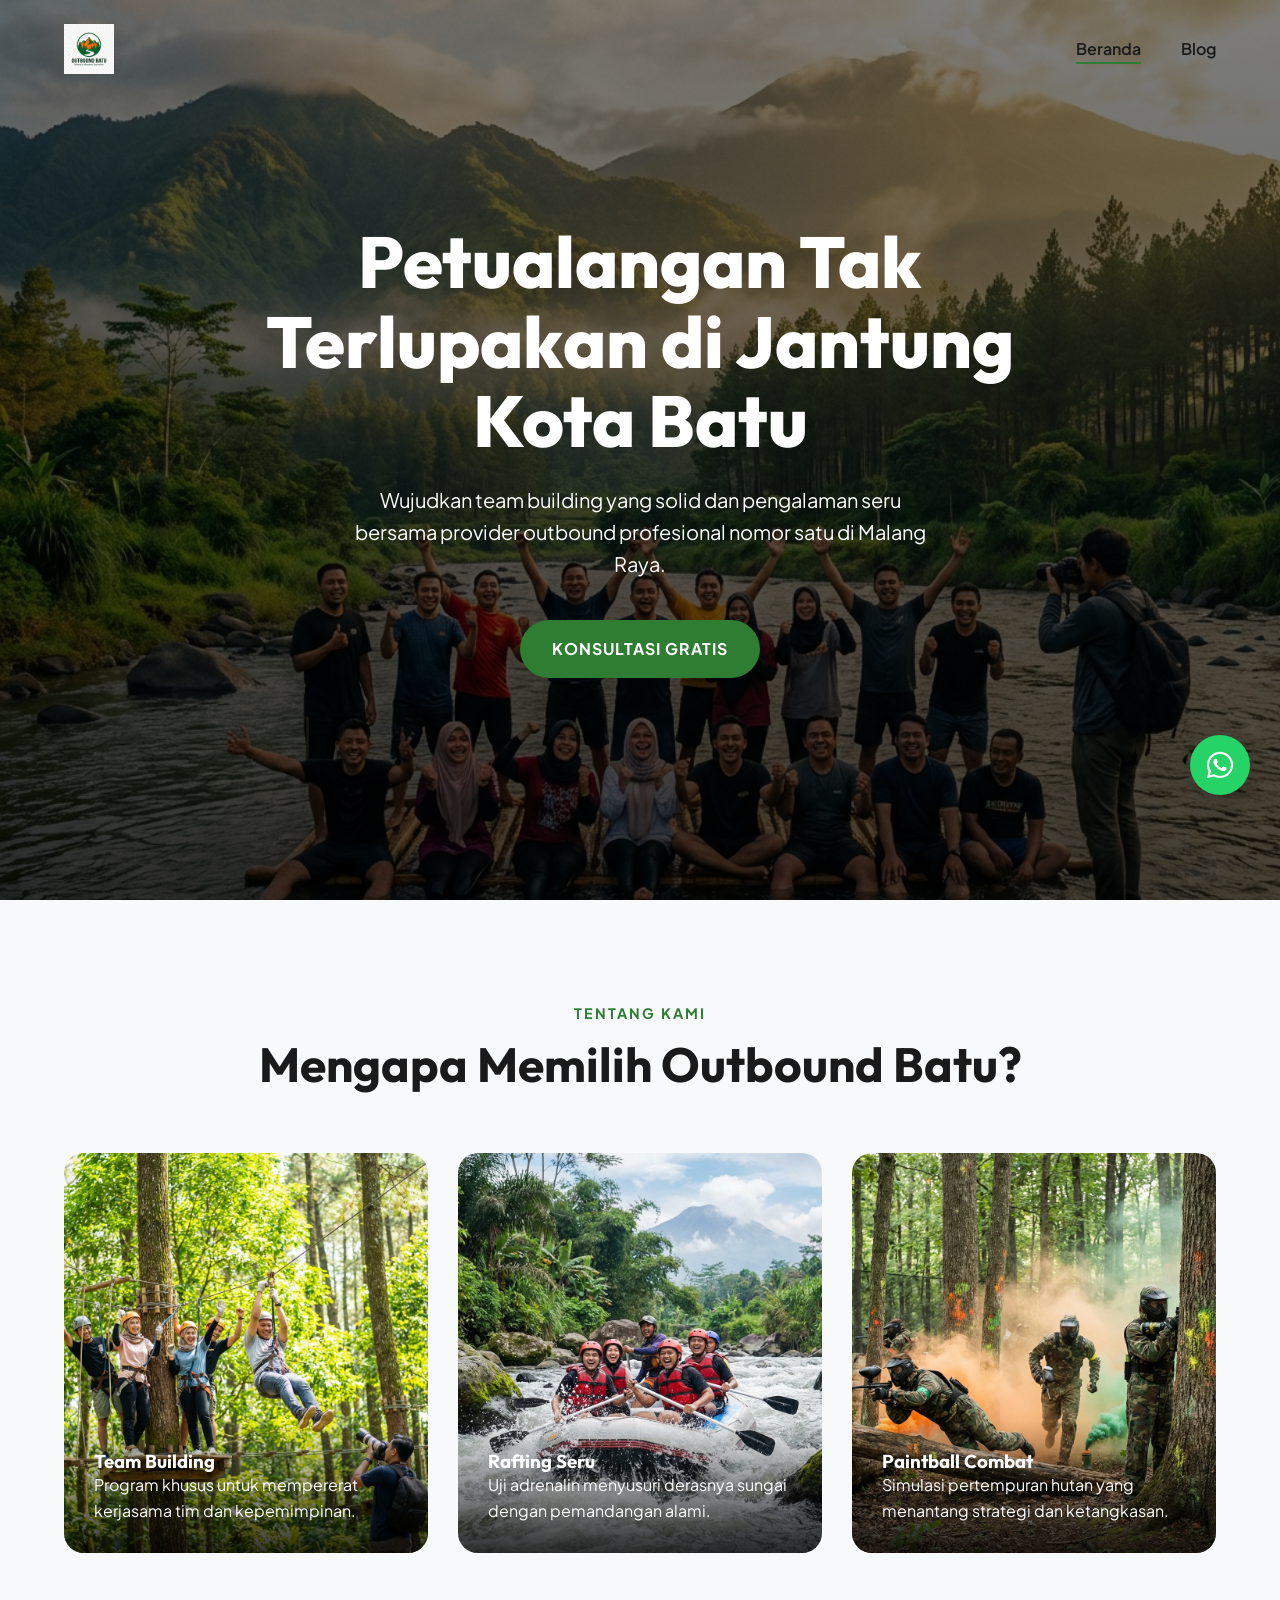
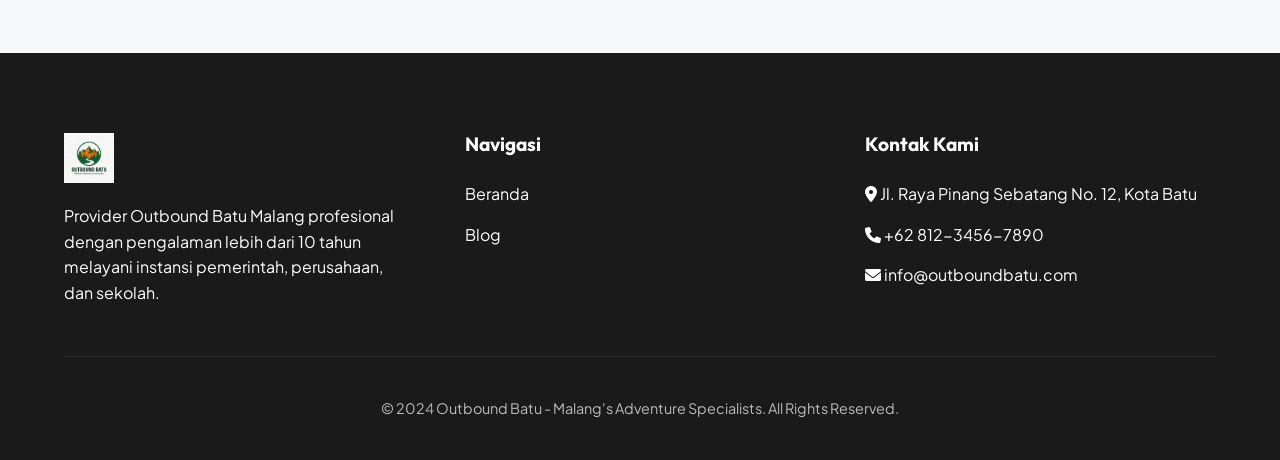
<file: index.html>
<!DOCTYPE html>
<html lang="id">
<head>
    <meta charset="UTF-8">
    <meta name="viewport" content="width=device-width, initial-scale=1.0, maximum-scale=1.0, user-scalable=no">
    <title>Outbound Batu | Provider Outbound & Team Building Terbaik di Malang</title>
    <meta name="description" content="Provider Outbound Batu Malang profesional. Menyediakan paket outbound, team building, rafting, paintball, dan camping di Batu Malang. Hubungi kami sekarang!">
    
    <!-- CSS -->
    <link rel="stylesheet" href="assets/css/style.css">
    
    <!-- Icons -->
    <link rel="stylesheet" href="https://cdnjs.cloudflare.com/ajax/libs/font-awesome/6.0.0/css/all.min.css">
</head>
<body>

    <!-- Navbar -->
    <nav class="navbar">
        <div class="logo">
            <a href="index.html">
                <img src="assets/img/logo.png" alt="Outbound Batu Logo">
            </a>
        </div>
        <ul class="nav-links">
            <li><a href="index.html" class="active">Beranda</a></li>
            <li><a href="blog.html">Blog</a></li>
        </ul>
        <div class="mobile-menu-btn">
            <span></span>
            <span></span>
            <span></span>
        </div>
    </nav>

    <!-- Hero Section -->
    <section class="hero" style="background-image: url('assets/img/hero.png');">
        <div class="hero-content">
            <h1 class="reveal">Petualangan Tak Terlupakan di Jantung Kota Batu</h1>
            <p class="reveal" style="transition-delay: 0.2s;">Wujudkan team building yang solid dan pengalaman seru bersama provider outbound profesional nomor satu di Malang Raya.</p>
            <div class="reveal" style="transition-delay: 0.4s;">
                <a href="https://wa.me/6281234567890?text=Halo%20Outbound%20Batu,%20saya%20ingin%20tanya%20paket%20outbound." class="btn btn-primary">Konsultasi Gratis</a>
            </div>
        </div>
    </section>

    <!-- Welcome Section -->
    <section class="welcome">
        <div class="section-header reveal">
            <span>Tentang Kami</span>
            <h2>Mengapa Memilih Outbound Batu?</h2>
        </div>
        <div class="activity-grid">
            <div class="activity-card reveal" style="transition-delay: 0.1s;">
                <img src="assets/img/activity-1.png" alt="Team Building">
                <div class="activity-overlay">
                    <h3>Team Building</h3>
                    <p>Program khusus untuk mempererat kerjasama tim dan kepemimpinan.</p>
                </div>
            </div>
            <div class="activity-card reveal" style="transition-delay: 0.2s;">
                <img src="assets/img/activity-2.png" alt="Rafting">
                <div class="activity-overlay">
                    <h3>Rafting Seru</h3>
                    <p>Uji adrenalin menyusuri derasnya sungai dengan pemandangan alami.</p>
                </div>
            </div>
            <div class="activity-card reveal" style="transition-delay: 0.3s;">
                <img src="assets/img/activity-3.png" alt="Paintball">
                <div class="activity-overlay">
                    <h3>Paintball Combat</h3>
                    <p>Simulasi pertempuran hutan yang menantang strategi dan ketangkasan.</p>
                </div>
            </div>
        </div>
    </section>

    <!-- Floating Buttons -->
    <div class="floating-container">
        <a href="https://wa.me/6281234567890?text=Halo%20Outbound%20Batu,%20saya%20ingin%20tanya%20paket%20outbound." class="floating-btn wa-btn" title="Chat WhatsApp">
            <i class="fab fa-whatsapp"></i>
        </a>
        <div class="floating-btn up-btn" title="Kembali ke Atas">
            <i class="fas fa-chevron-up"></i>
        </div>
    </div>

    <!-- Footer -->
    <footer>
        <div class="footer-content">
            <div class="footer-logo">
                <img src="assets/img/logo.png" alt="Outbound Batu Logo">
                <p>Provider Outbound Batu Malang profesional dengan pengalaman lebih dari 10 tahun melayani instansi pemerintah, perusahaan, dan sekolah.</p>
            </div>
            <div class="footer-links">
                <h4>Navigasi</h4>
                <ul>
                    <li><a href="index.html">Beranda</a></li>
                    <li><a href="blog.html">Blog</a></li>
                </ul>
            </div>
            <div class="footer-links">
                <h4>Kontak Kami</h4>
                <ul>
                    <li><i class="fas fa-map-marker-alt"></i> Jl. Raya Pinang Sebatang No. 12, Kota Batu</li>
                    <li><i class="fas fa-phone"></i> +62 812-3456-7890</li>
                    <li><i class="fas fa-envelope"></i> info@outboundbatu.com</li>
                </ul>
            </div>
        </div>
        <div class="footer-bottom">
            <p>&copy; 2024 Outbound Batu - Malang's Adventure Specialists. All Rights Reserved.</p>
        </div>
    </footer>

    <!-- JS -->
    <script src="assets/js/main.js"></script>
</body>
</html>
</file>
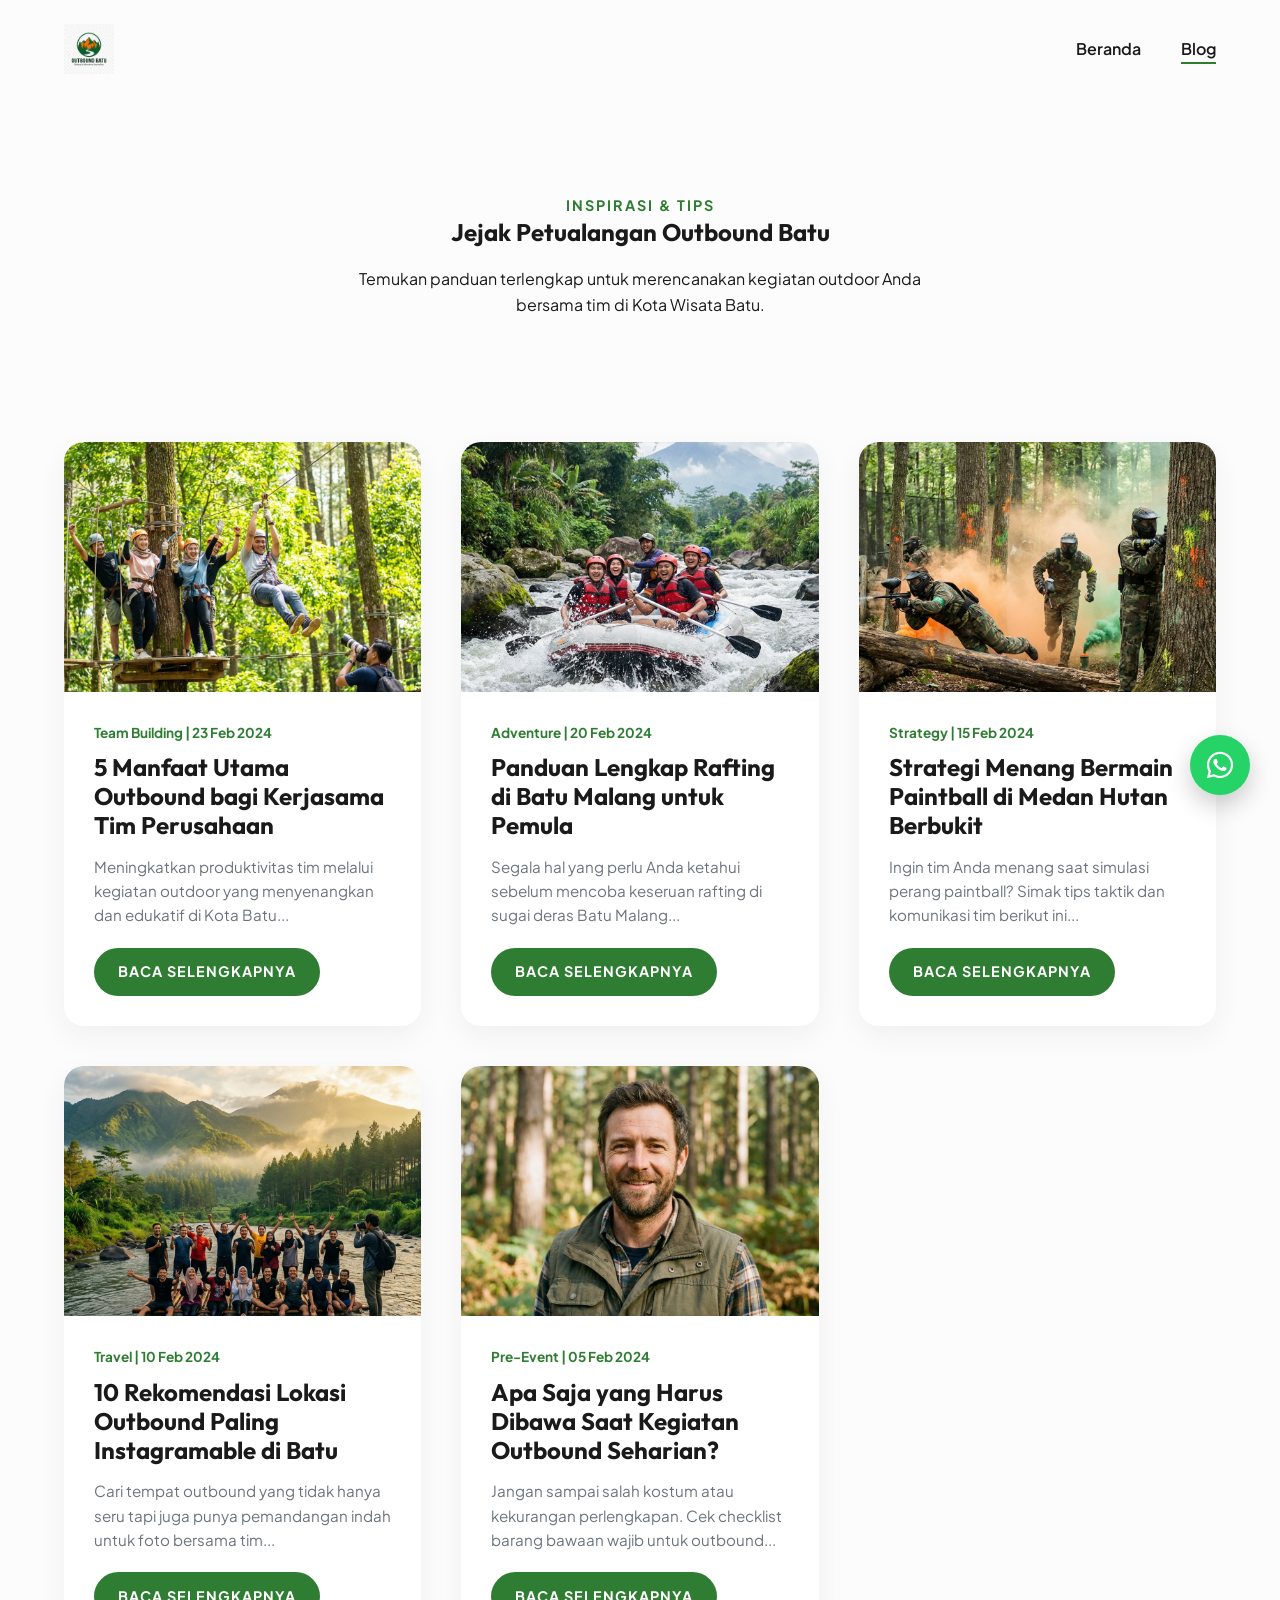
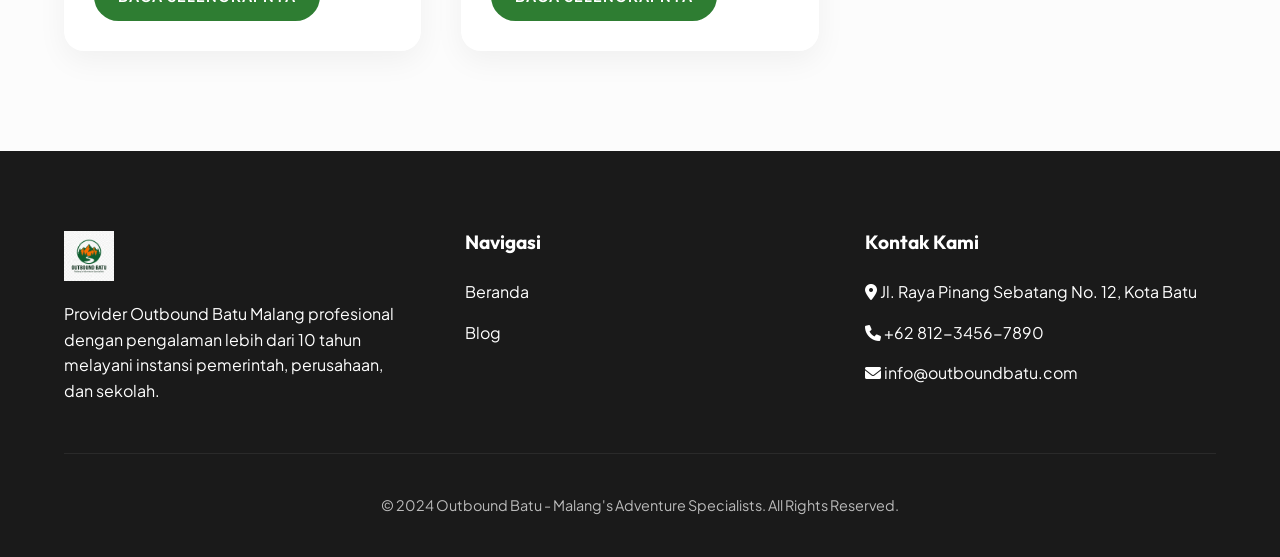
<file: blog.html>
<!DOCTYPE html>
<html lang="id">

<head>
    <meta charset="UTF-8">
    <meta name="viewport" content="width=device-width, initial-scale=1.0, maximum-scale=1.0, user-scalable=no">
    <title>Blog & Tips Outbound Batu | Wawasan Petualangan Terbaik</title>
    <meta name="description"
        content="Kumpulan artikel, tips, dan panduan seputar outbound, team building, dan wisata petualangan di Batu Malang.">

    <!-- CSS -->
    <link rel="stylesheet" href="assets/css/style.css">

    <!-- Icons -->
    <link rel="stylesheet" href="https://cdnjs.cloudflare.com/ajax/libs/font-awesome/6.0.0/css/all.min.css">
</head>

<body style="background-color: #fcfcfc;">

    <!-- Navbar -->
    <nav class="navbar scrolled">
        <div class="logo">
            <a href="index.html">
                <img src="assets/img/logo.png" alt="Outbound Batu Logo">
            </a>
        </div>
        <ul class="nav-links">
            <li><a href="index.html">Beranda</a></li>
            <li><a href="blog.html" class="active">Blog</a></li>
        </ul>
        <div class="mobile-menu-btn">
            <span></span>
            <span></span>
            <span></span>
        </div>
    </nav>

    <!-- Blog Header -->
    <section class="blog-header" style="padding-top: 15vw; padding-bottom: 5vw; text-align: center;">
        <div class="section-header reveal">
            <span>Inspirasi & Tips</span>
            <h1>Jejak Petualangan Outbound Batu</h1>
            <p style="max-width: 600px; margin: 20px auto;">Temukan panduan terlengkap untuk merencanakan kegiatan
                outdoor Anda bersama tim di Kota Wisata Batu.</p>
        </div>
    </section>

    <!-- Blog Grid -->
    <section class="blog-list" style="padding-top: 0;">
        <div class="blog-grid">
            <!-- Article 1 -->
            <article class="blog-card reveal">
                <div class="blog-card-img">
                    <img src="assets/img/activity-1.png" alt="Team Building Batu">
                </div>
                <div class="blog-card-content">
                    <span class="blog-card-meta">Team Building | 23 Feb 2024</span>
                    <h3>5 Manfaat Utama Outbound bagi Kerjasama Tim Perusahaan</h3>
                    <p>Meningkatkan produktivitas tim melalui kegiatan outdoor yang menyenangkan dan edukatif di Kota
                        Batu...</p>
                    <a href="blog/article-1.html" class="btn btn-primary"
                        style="padding: 0.8rem 1.5rem; font-size: 0.9rem;">Baca Selengkapnya</a>
                </div>
            </article>

            <!-- Article 2 -->
            <article class="blog-card reveal" style="transition-delay: 0.1s;">
                <div class="blog-card-img">
                    <img src="assets/img/activity-2.png" alt="Rafting Batu">
                </div>
                <div class="blog-card-content">
                    <span class="blog-card-meta">Adventure | 20 Feb 2024</span>
                    <h3>Panduan Lengkap Rafting di Batu Malang untuk Pemula</h3>
                    <p>Segala hal yang perlu Anda ketahui sebelum mencoba keseruan rafting di sugai deras Batu Malang...
                    </p>
                    <a href="blog/article-2.html" class="btn btn-primary"
                        style="padding: 0.8rem 1.5rem; font-size: 0.9rem;">Baca Selengkapnya</a>
                </div>
            </article>

            <!-- Article 3 -->
            <article class="blog-card reveal" style="transition-delay: 0.2s;">
                <div class="blog-card-img">
                    <img src="assets/img/activity-3.png" alt="Paintball Batu">
                </div>
                <div class="blog-card-content">
                    <span class="blog-card-meta">Strategy | 15 Feb 2024</span>
                    <h3>Strategi Menang Bermain Paintball di Medan Hutan Berbukit</h3>
                    <p>Ingin tim Anda menang saat simulasi perang paintball? Simak tips taktik dan komunikasi tim
                        berikut ini...</p>
                    <a href="blog/article-3.html" class="btn btn-primary"
                        style="padding: 0.8rem 1.5rem; font-size: 0.9rem;">Baca Selengkapnya</a>
                </div>
            </article>

            <!-- Article 4 -->
            <article class="blog-card reveal" style="transition-delay: 0.3s;">
                <div class="blog-card-img">
                    <img src="assets/img/hero.png" alt="Lokasi Outbound">
                </div>
                <div class="blog-card-content">
                    <span class="blog-card-meta">Travel | 10 Feb 2024</span>
                    <h3>10 Rekomendasi Lokasi Outbound Paling Instagramable di Batu</h3>
                    <p>Cari tempat outbound yang tidak hanya seru tapi juga punya pemandangan indah untuk foto bersama
                        tim...</p>
                    <a href="blog/article-4.html" class="btn btn-primary"
                        style="padding: 0.8rem 1.5rem; font-size: 0.9rem;">Baca Selengkapnya</a>
                </div>
            </article>

            <!-- Article 5 -->
            <article class="blog-card reveal" style="transition-delay: 0.4s;">
                <div class="blog-card-img">
                    <img src="assets/img/author.png" alt="Tips Persiapan">
                </div>
                <div class="blog-card-content">
                    <span class="blog-card-meta">Pre-Event | 05 Feb 2024</span>
                    <h3>Apa Saja yang Harus Dibawa Saat Kegiatan Outbound Seharian?</h3>
                    <p>Jangan sampai salah kostum atau kekurangan perlengkapan. Cek checklist barang bawaan wajib untuk
                        outbound...</p>
                    <a href="blog/article-5.html" class="btn btn-primary"
                        style="padding: 0.8rem 1.5rem; font-size: 0.9rem;">Baca Selengkapnya</a>
                </div>
            </article>
        </div>
    </section>

    <!-- Floating Buttons -->
    <div class="floating-container">
        <a href="https://wa.me/6281234567890?text=Halo%20Outbound%20Batu,%20saya%20ingin%20tanya%20paket%20outbound."
            class="floating-btn wa-btn" title="Chat WhatsApp">
            <i class="fab fa-whatsapp"></i>
        </a>
        <div class="floating-btn up-btn" title="Kembali ke Atas">
            <i class="fas fa-chevron-up"></i>
        </div>
    </div>

    <!-- Footer -->
    <footer>
        <div class="footer-content">
            <div class="footer-logo">
                <img src="assets/img/logo.png" alt="Outbound Batu Logo">
                <p>Provider Outbound Batu Malang profesional dengan pengalaman lebih dari 10 tahun melayani instansi
                    pemerintah, perusahaan, dan sekolah.</p>
            </div>
            <div class="footer-links">
                <h4>Navigasi</h4>
                <ul>
                    <li><a href="index.html">Beranda</a></li>
                    <li><a href="blog.html">Blog</a></li>
                </ul>
            </div>
            <div class="footer-links">
                <h4>Kontak Kami</h4>
                <ul>
                    <li><i class="fas fa-map-marker-alt"></i> Jl. Raya Pinang Sebatang No. 12, Kota Batu</li>
                    <li><i class="fas fa-phone"></i> +62 812-3456-7890</li>
                    <li><i class="fas fa-envelope"></i> info@outboundbatu.com</li>
                </ul>
            </div>
        </div>
        <div class="footer-bottom">
            <p>&copy; 2024 Outbound Batu - Malang's Adventure Specialists. All Rights Reserved.</p>
        </div>
    </footer>

    <!-- JS -->
    <script src="assets/js/main.js"></script>
</body>

</html>
</file>
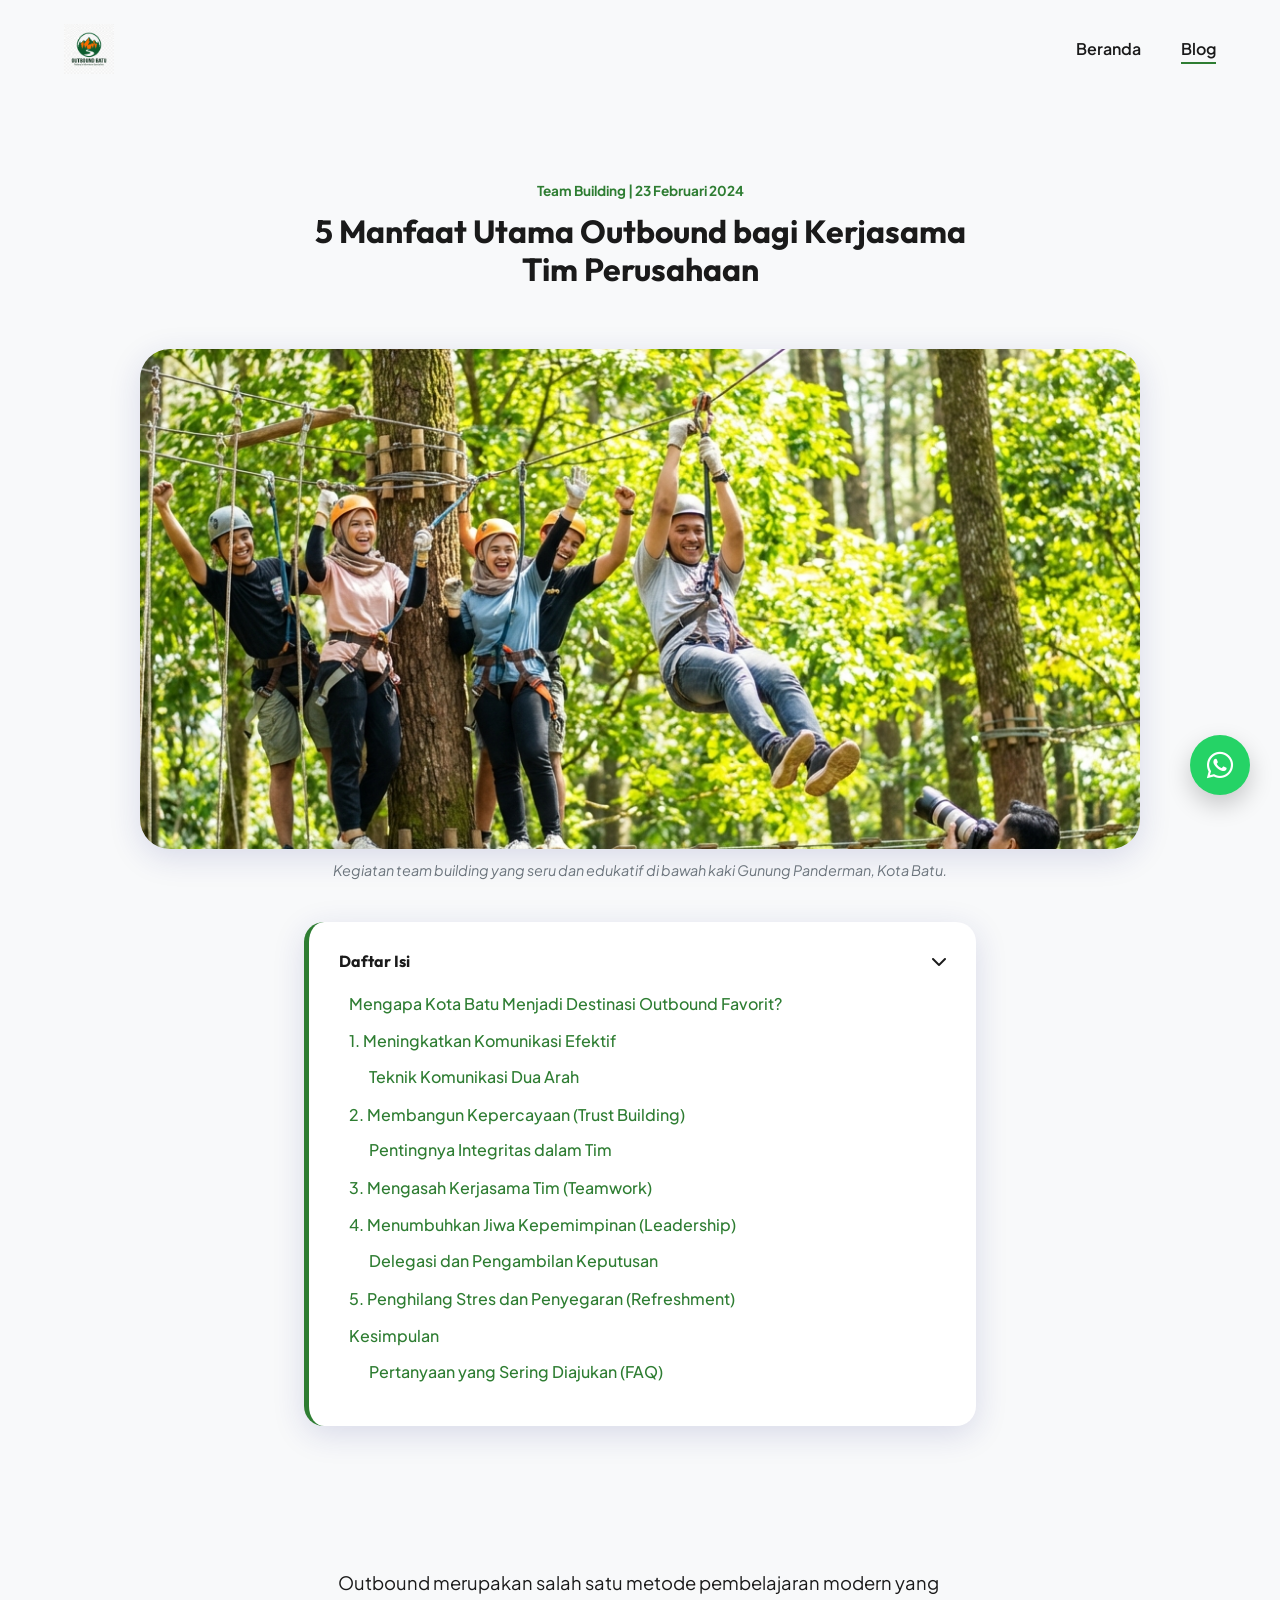
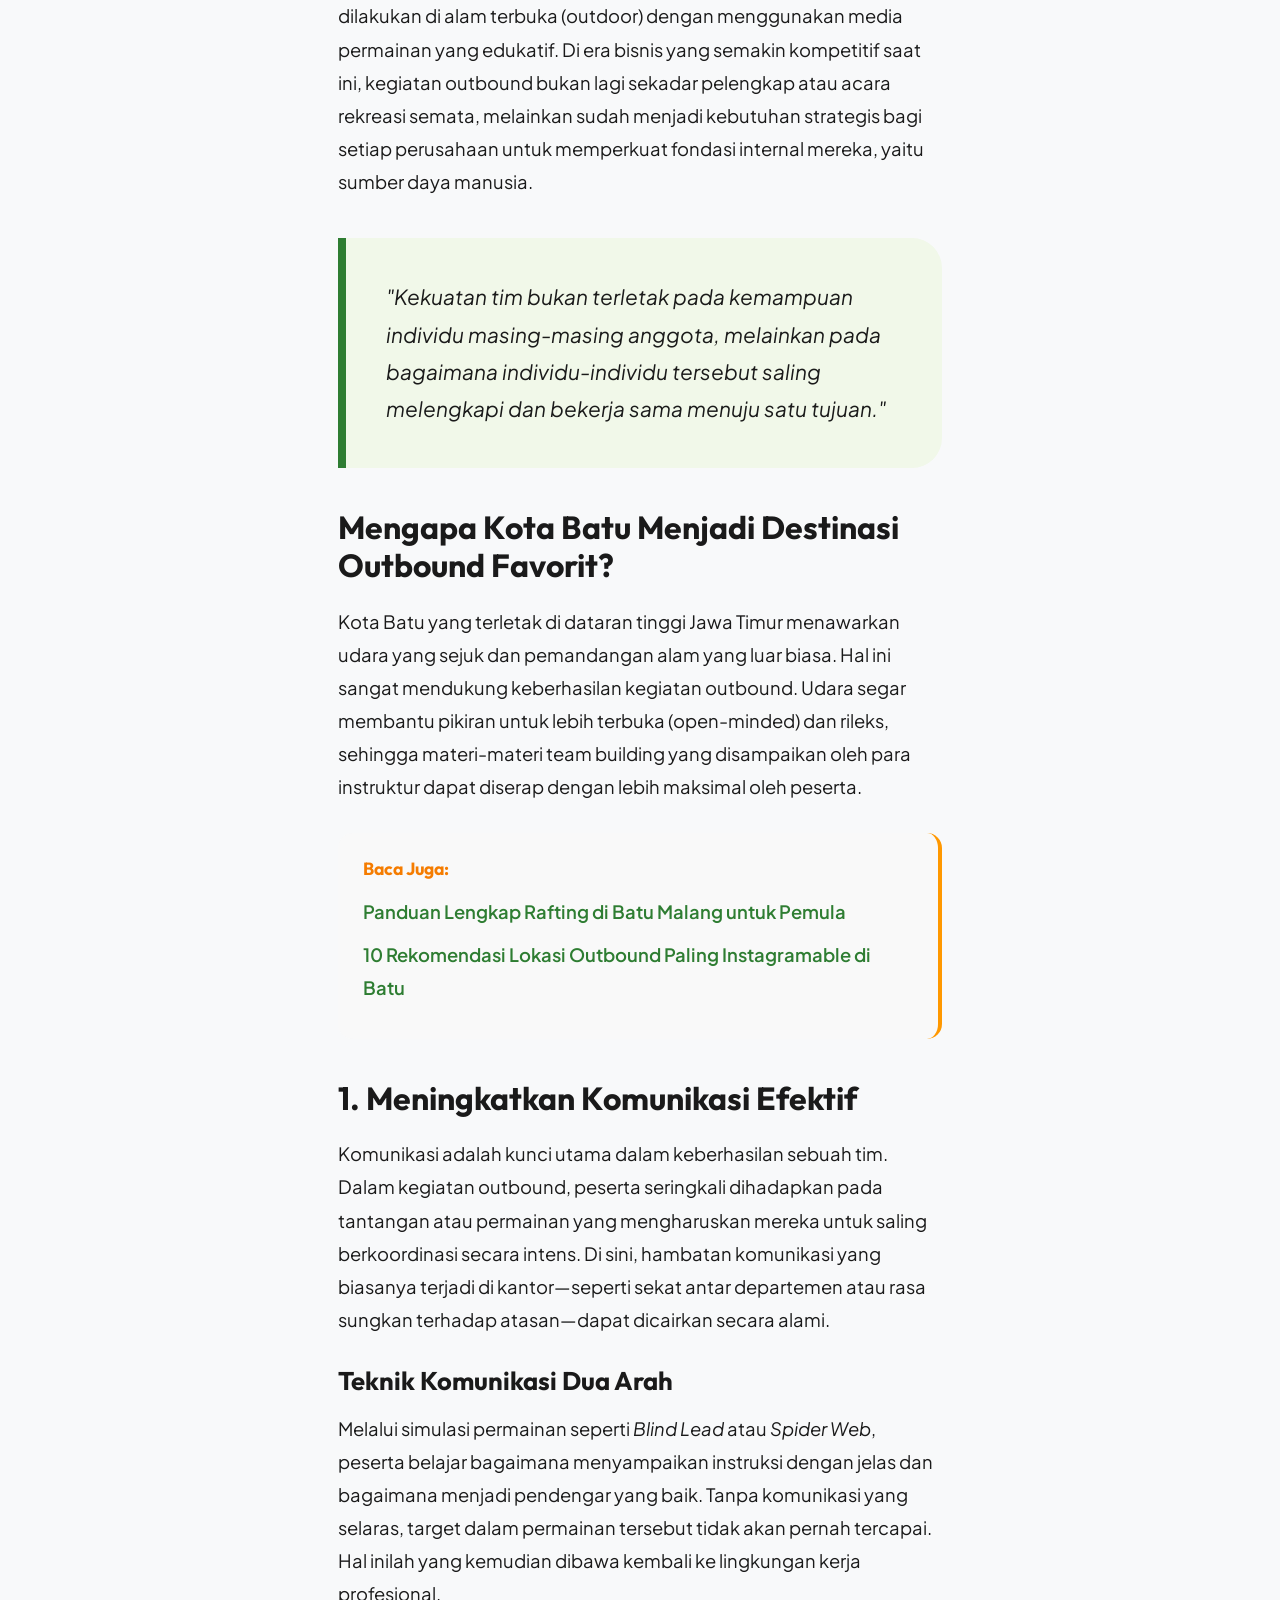
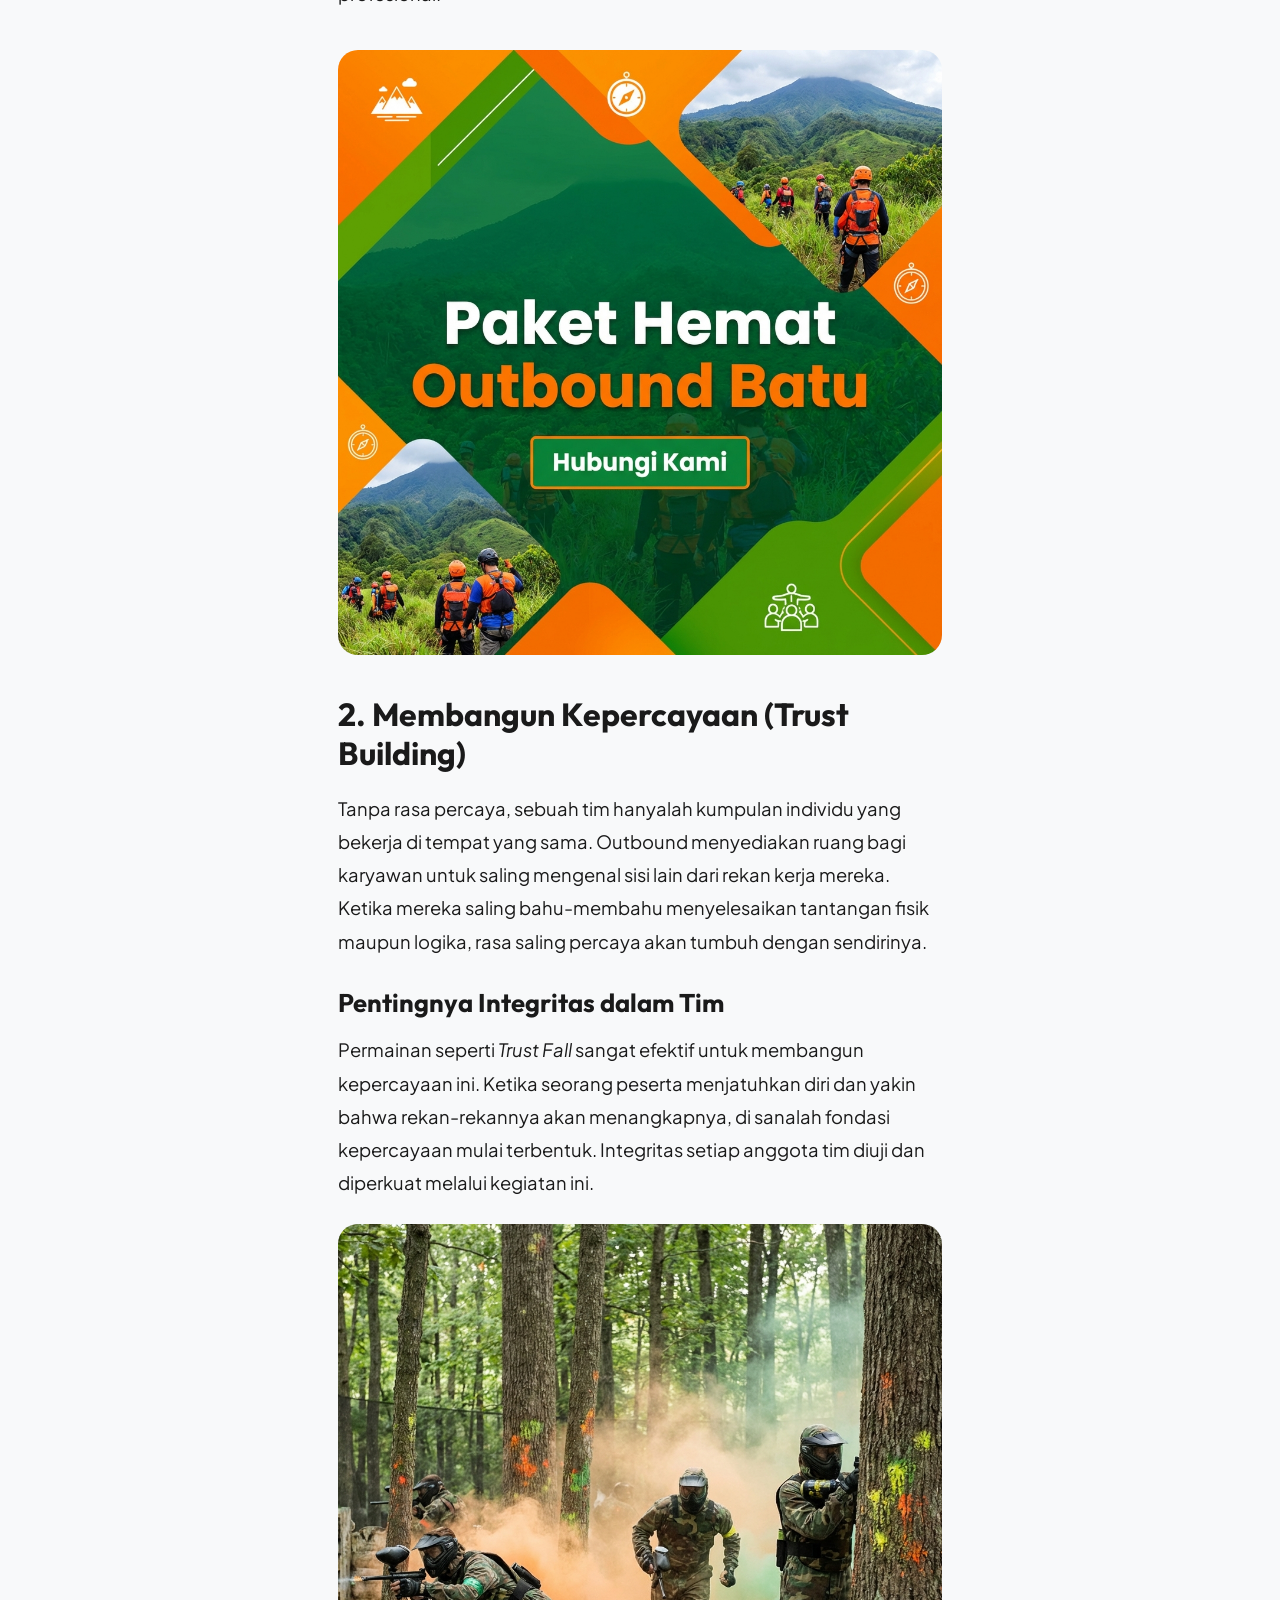
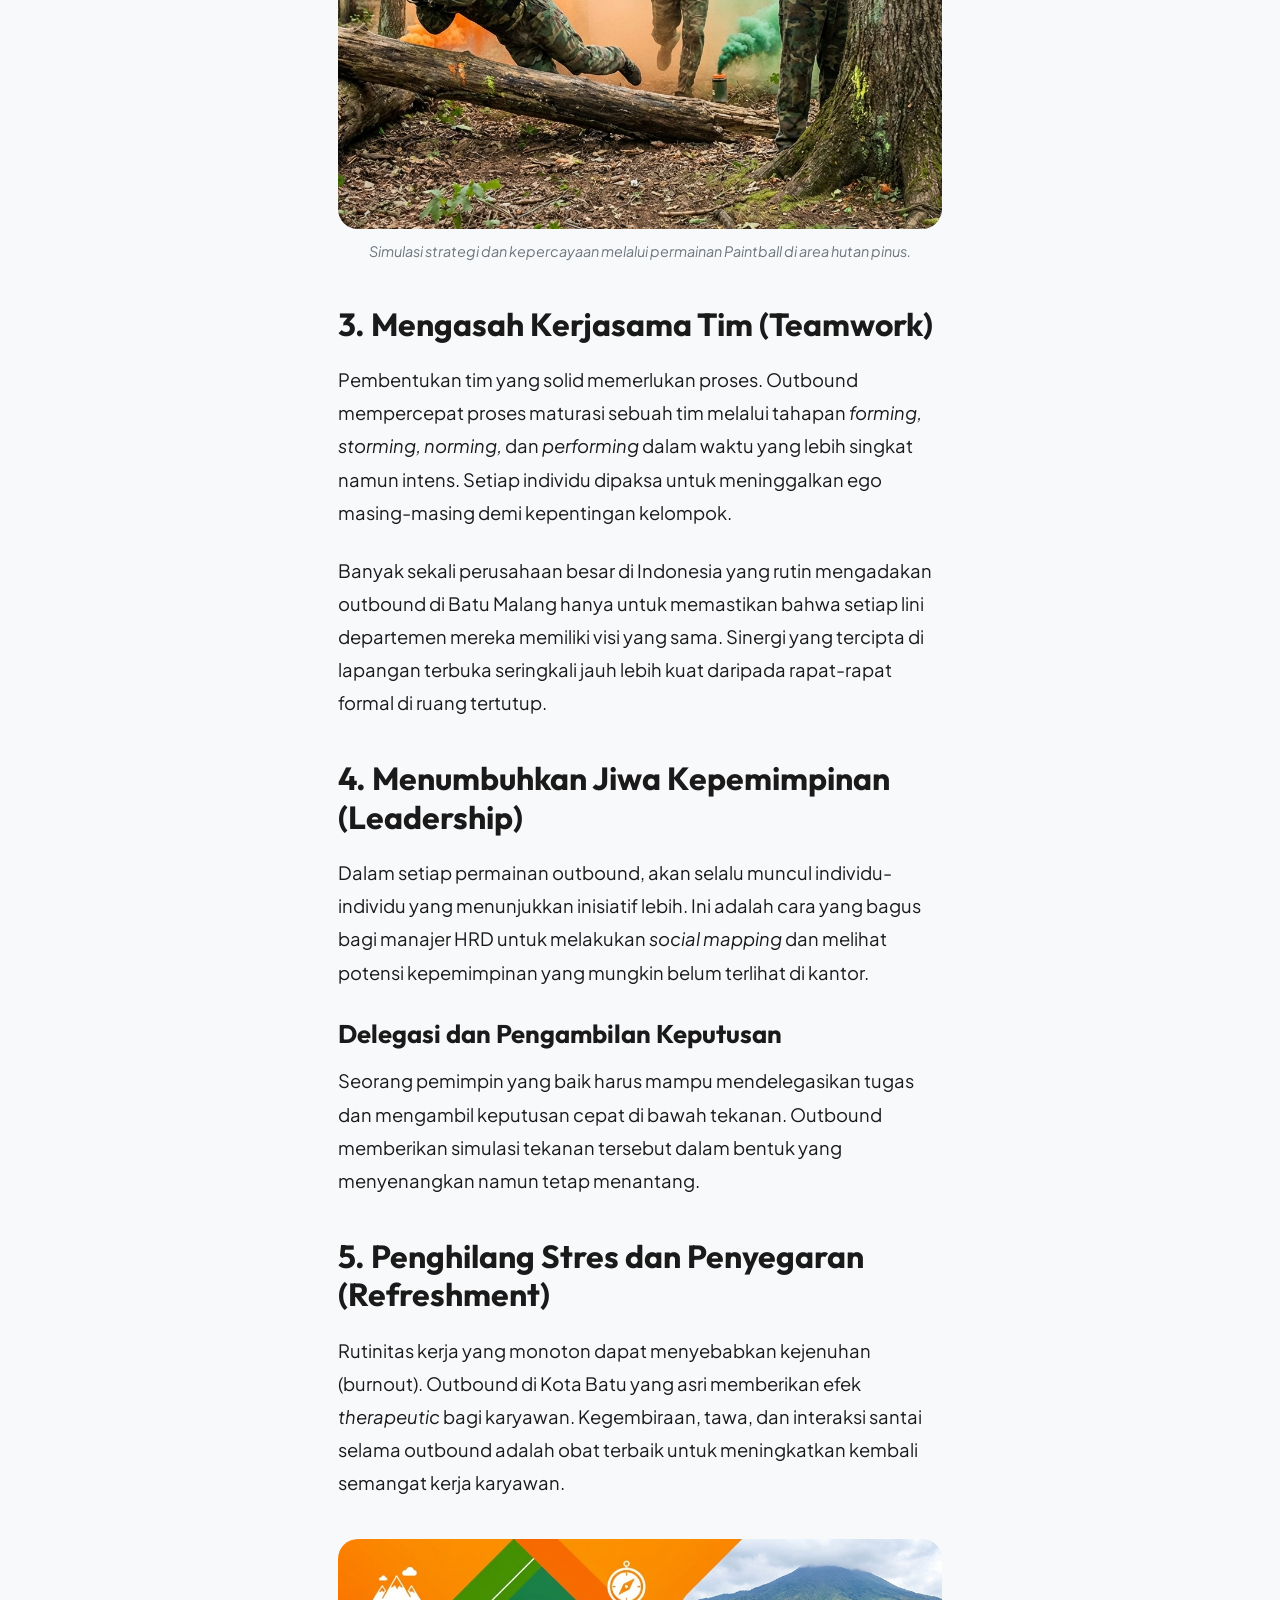
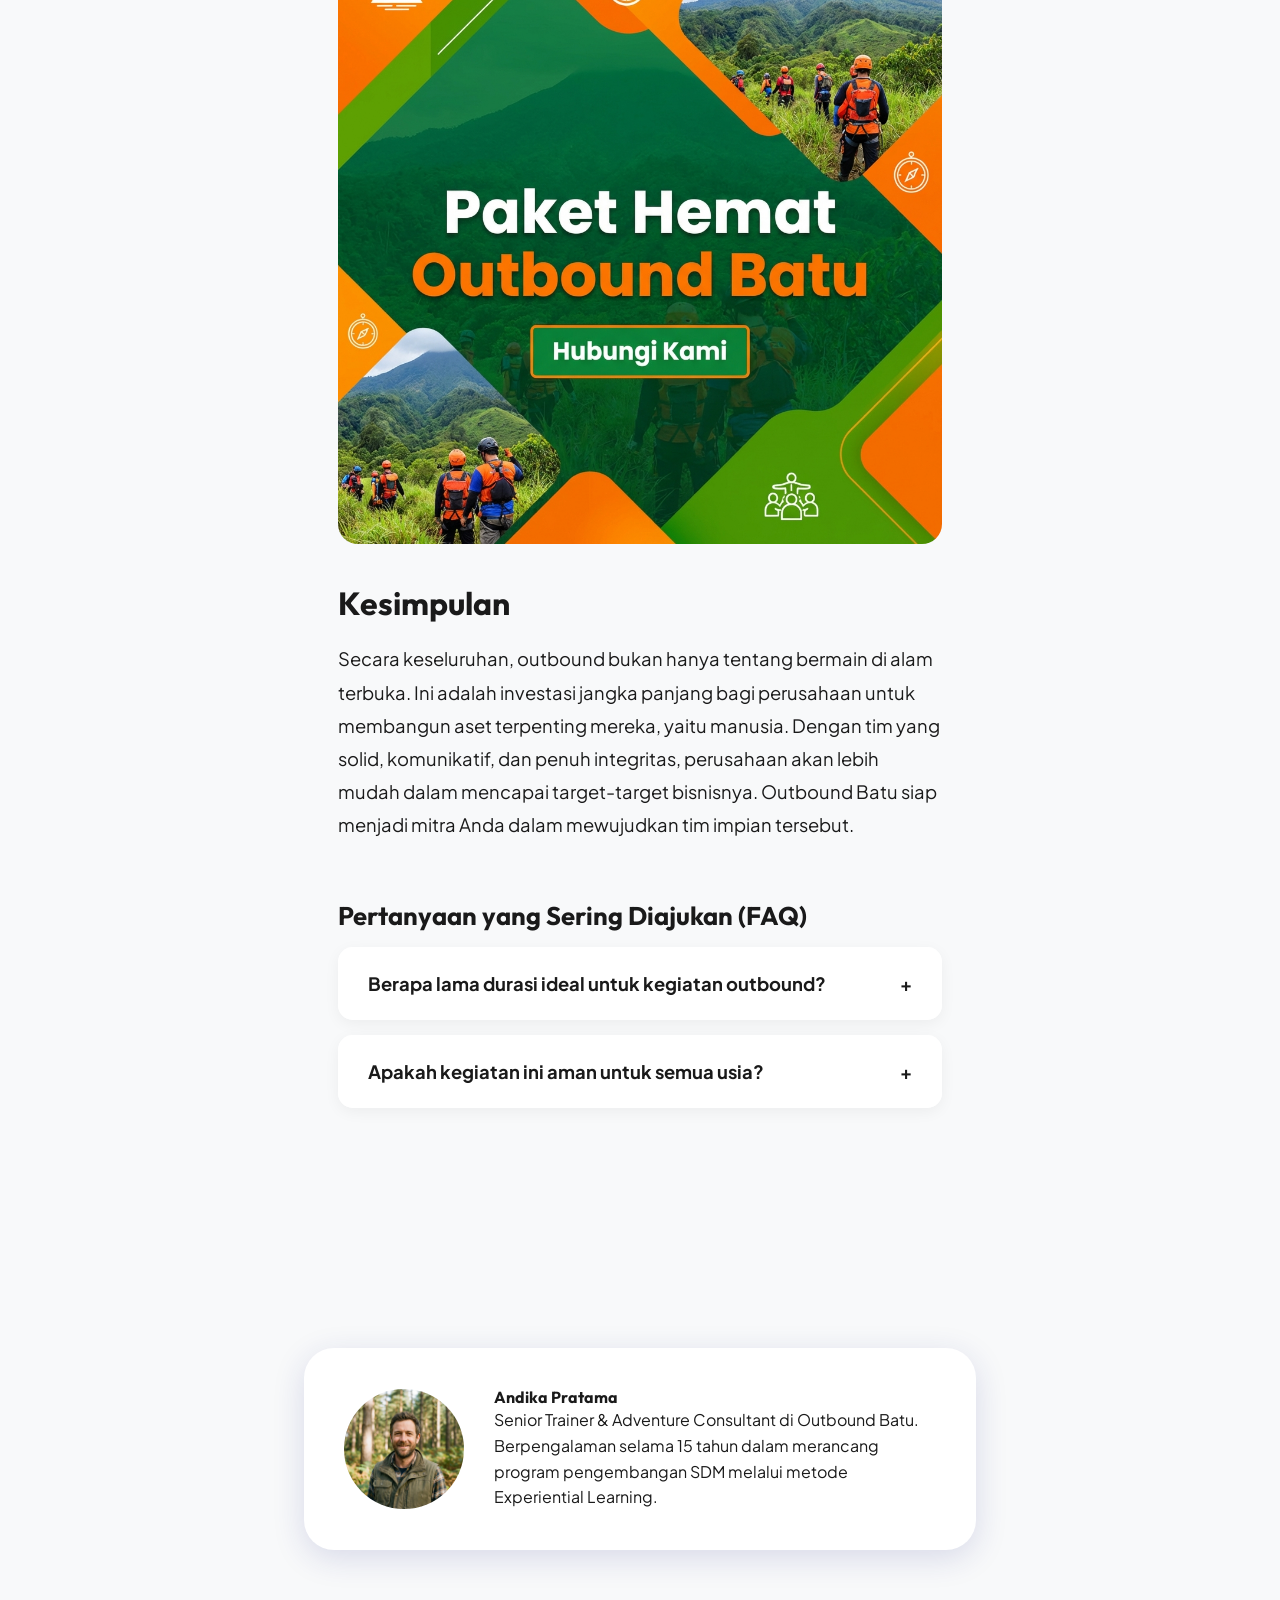
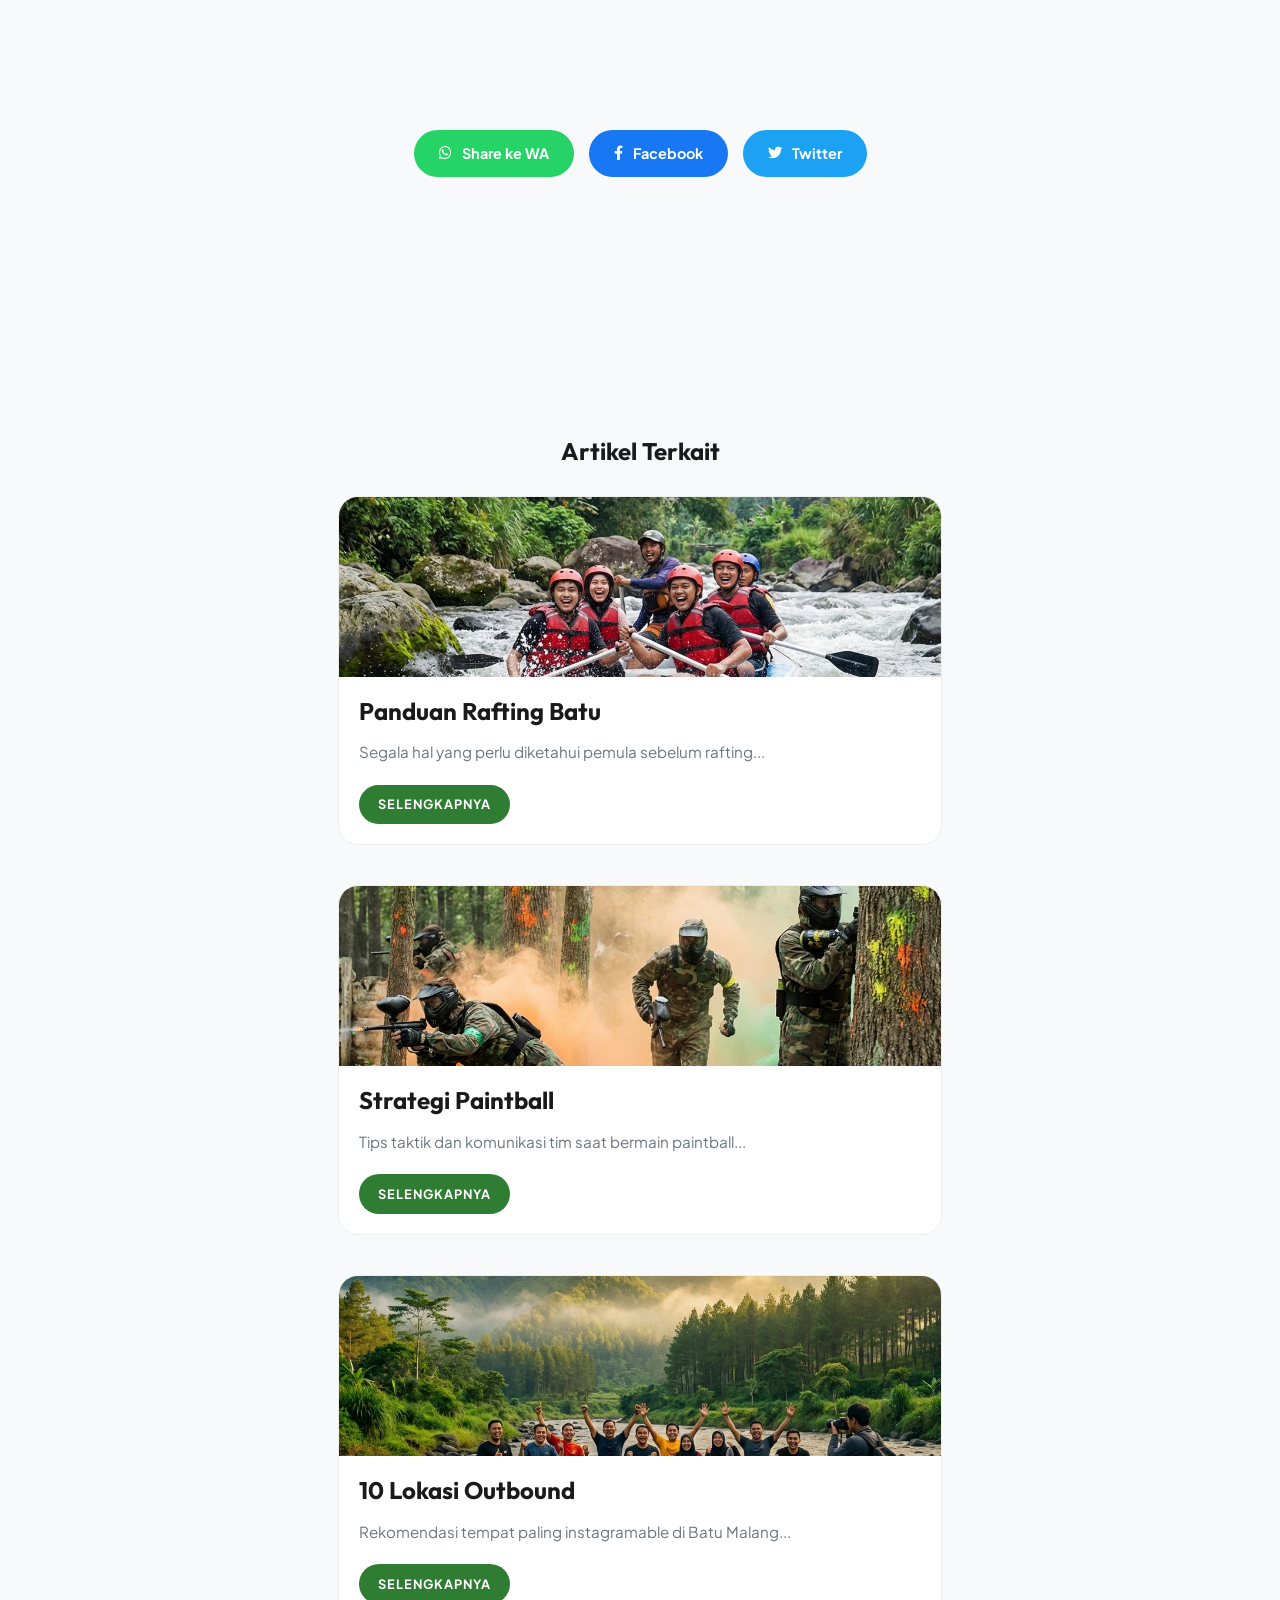
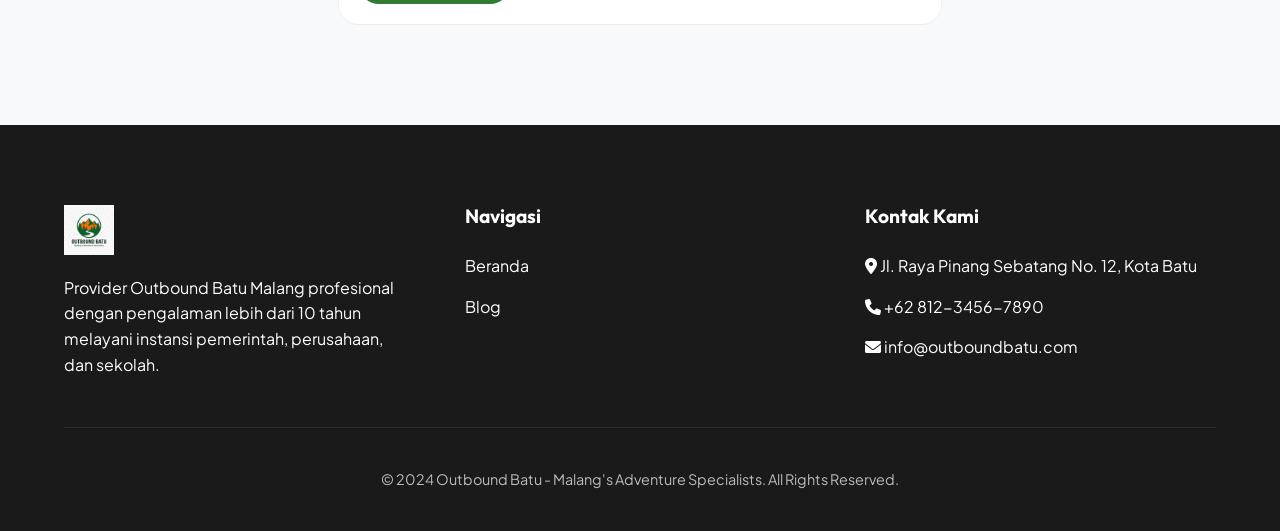
<file: blog/article-1.html>
<!DOCTYPE html>
<html lang="id">

<head>
    <meta charset="UTF-8">
    <meta name="viewport" content="width=device-width, initial-scale=1.0, maximum-scale=1.0, user-scalable=no">
    <title>5 Manfaat Utama Outbound bagi Kerjasama Tim Perusahaan | Outbound Batu</title>
    <meta name="description"
        content="Pelajari bagaimana outbound di Batu Malang dapat memberikan manfaat besar bagi kerjasama tim perusahaan Anda. Simak ulasan lengkapnya di sini.">

    <!-- CSS -->
    <link rel="stylesheet" href="../assets/css/style.css">

    <!-- Icons -->
    <link rel="stylesheet" href="https://cdnjs.cloudflare.com/ajax/libs/font-awesome/6.0.0/css/all.min.css">
</head>

<body>

    <!-- Navbar -->
    <nav class="navbar scrolled">
        <div class="logo">
            <a href="../index.html">
                <img src="../assets/img/logo.png" alt="Outbound Batu Logo">
            </a>
        </div>
        <ul class="nav-links">
            <li><a href="../index.html">Beranda</a></li>
            <li><a href="../blog.html" class="active">Blog</a></li>
        </ul>
        <div class="mobile-menu-btn">
            <span></span>
            <span></span>
            <span></span>
        </div>
    </nav>

    <!-- Article Header -->
    <header class="article-header">
        <div class="article-container">
            <span class="blog-card-meta">Team Building | 23 Februari 2024</span>
            <h1>5 Manfaat Utama Outbound bagi Kerjasama Tim Perusahaan</h1>
        </div>
    </header>

    <div class="article-hero-img">
        <img src="../assets/img/activity-1.png" alt="Kegiatan Team Building di Batu Malang">
    </div>
    <p class="image-caption">Kegiatan team building yang seru dan edukatif di bawah kaki Gunung Panderman, Kota Batu.
    </p>

    <main class="article-container">
        <!-- TOC -->
        <div class="toc-container">
            <div class="toc-header">
                <h4>Daftar Isi</h4>
                <i class="fas fa-chevron-down"></i>
            </div>
            <div class="toc-list">
                <ul>
                    <!-- Generated by JS -->
                </ul>
            </div>
        </div>

        <section class="article-content">
            <p>Outbound merupakan salah satu metode pembelajaran modern yang dilakukan di alam terbuka (outdoor) dengan
                menggunakan media permainan yang edukatif. Di era bisnis yang semakin kompetitif saat ini, kegiatan
                outbound bukan lagi sekadar pelengkap atau acara rekreasi semata, melainkan sudah menjadi kebutuhan
                strategis bagi setiap perusahaan untuk memperkuat fondasi internal mereka, yaitu sumber daya manusia.
            </p>

            <blockquote>"Kekuatan tim bukan terletak pada kemampuan individu masing-masing anggota, melainkan pada
                bagaimana individu-individu tersebut saling melengkapi dan bekerja sama menuju satu tujuan."
            </blockquote>

            <h2>Mengapa Kota Batu Menjadi Destinasi Outbound Favorit?</h2>
            <p>Kota Batu yang terletak di dataran tinggi Jawa Timur menawarkan udara yang sejuk dan pemandangan alam
                yang luar biasa. Hal ini sangat mendukung keberhasilan kegiatan outbound. Udara segar membantu pikiran
                untuk lebih terbuka (open-minded) dan rileks, sehingga materi-materi team building yang disampaikan oleh
                para instruktur dapat diserap dengan lebih maksimal oleh peserta.</p>

            <div class="read-also">
                <h5>Baca Juga:</h5>
                <ul>
                    <li><a href="article-2.html">Panduan Lengkap Rafting di Batu Malang untuk Pemula</a></li>
                    <li><a href="article-4.html">10 Rekomendasi Lokasi Outbound Paling Instagramable di Batu</a></li>
                </ul>
            </div>

            <h2>1. Meningkatkan Komunikasi Efektif</h2>
            <p>Komunikasi adalah kunci utama dalam keberhasilan sebuah tim. Dalam kegiatan outbound, peserta seringkali
                dihadapkan pada tantangan atau permainan yang mengharuskan mereka untuk saling berkoordinasi secara
                intens. Di sini, hambatan komunikasi yang biasanya terjadi di kantor—seperti sekat antar departemen atau
                rasa sungkan terhadap atasan—dapat dicairkan secara alami.</p>
            <h3>Teknik Komunikasi Dua Arah</h3>
            <p>Melalui simulasi permainan seperti <i>Blind Lead</i> atau <i>Spider Web</i>, peserta belajar bagaimana
                menyampaikan instruksi dengan jelas dan bagaimana menjadi pendengar yang baik. Tanpa komunikasi yang
                selaras, target dalam permainan tersebut tidak akan pernah tercapai. Hal inilah yang kemudian dibawa
                kembali ke lingkungan kerja profesional.</p>

            <div class="promo-gif">
                <img src="../assets/img/promo.png" alt="Promo Paket Outbound Batu">
            </div>

            <h2>2. Membangun Kepercayaan (Trust Building)</h2>
            <p>Tanpa rasa percaya, sebuah tim hanyalah kumpulan individu yang bekerja di tempat yang sama. Outbound
                menyediakan ruang bagi karyawan untuk saling mengenal sisi lain dari rekan kerja mereka. Ketika mereka
                saling bahu-membahu menyelesaikan tantangan fisik maupun logika, rasa saling percaya akan tumbuh dengan
                sendirinya.</p>
            <h3>Pentingnya Integritas dalam Tim</h3>
            <p>Permainan seperti <i>Trust Fall</i> sangat efektif untuk membangun kepercayaan ini. Ketika seorang
                peserta menjatuhkan diri dan yakin bahwa rekan-rekannya akan menangkapnya, di sanalah fondasi
                kepercayaan mulai terbentuk. Integritas setiap anggota tim diuji dan diperkuat melalui kegiatan ini.</p>

            <img src="../assets/img/activity-3.png" alt="Aktivitas Paintball Team Building"
                style="border-radius: 20px; margin-bottom: 20px;">
            <p class="image-caption" style="margin-top: -10px;">Simulasi strategi dan kepercayaan melalui permainan
                Paintball di area hutan pinus.</p>

            <h2>3. Mengasah Kerjasama Tim (Teamwork)</h2>
            <p>Pembentukan tim yang solid memerlukan proses. Outbound mempercepat proses maturasi sebuah tim melalui
                tahapan <i>forming, storming, norming,</i> dan <i>performing</i> dalam waktu yang lebih singkat namun
                intens. Setiap individu dipaksa untuk meninggalkan ego masing-masing demi kepentingan kelompok.</p>

            <p>Banyak sekali perusahaan besar di Indonesia yang rutin mengadakan outbound di Batu Malang hanya untuk
                memastikan bahwa setiap lini departemen mereka memiliki visi yang sama. Sinergi yang tercipta di
                lapangan terbuka seringkali jauh lebih kuat daripada rapat-rapat formal di ruang tertutup.</p>

            <h2>4. Menumbuhkan Jiwa Kepemimpinan (Leadership)</h2>
            <p>Dalam setiap permainan outbound, akan selalu muncul individu-individu yang menunjukkan inisiatif lebih.
                Ini adalah cara yang bagus bagi manajer HRD untuk melakukan <i>social mapping</i> dan melihat potensi
                kepemimpinan yang mungkin belum terlihat di kantor.</p>
            <h3>Delegasi dan Pengambilan Keputusan</h3>
            <p>Seorang pemimpin yang baik harus mampu mendelegasikan tugas dan mengambil keputusan cepat di bawah
                tekanan. Outbound memberikan simulasi tekanan tersebut dalam bentuk yang menyenangkan namun tetap
                menantang.</p>

            <h2>5. Penghilang Stres dan Penyegaran (Refreshment)</h2>
            <p>Rutinitas kerja yang monoton dapat menyebabkan kejenuhan (burnout). Outbound di Kota Batu yang asri
                memberikan efek <i>therapeutic</i> bagi karyawan. Kegembiraan, tawa, dan interaksi santai selama
                outbound adalah obat terbaik untuk meningkatkan kembali semangat kerja karyawan.</p>

            <div class="promo-gif">
                <img src="../assets/img/promo.png" alt="Penawaran Spesial Outbound">
            </div>

            <h2>Kesimpulan</h2>
            <p>Secara keseluruhan, outbound bukan hanya tentang bermain di alam terbuka. Ini adalah investasi jangka
                panjang bagi perusahaan untuk membangun aset terpenting mereka, yaitu manusia. Dengan tim yang solid,
                komunikatif, dan penuh integritas, perusahaan akan lebih mudah dalam mencapai target-target bisnisnya.
                Outbound Batu siap menjadi mitra Anda dalam mewujudkan tim impian tersebut.</p>

            <div class="faq-container">
                <h3>Pertanyaan yang Sering Diajukan (FAQ)</h3>
                <div class="faq-item">
                    <div class="faq-question">Berapa lama durasi ideal untuk kegiatan outbound? <span>+</span></div>
                    <div class="faq-answer">
                        <p>Durasi ideal biasanya adalah 1 hingga 2 hari. Untuk program team building yang intens, kami
                            menyarankan paket 2 hari 1 malam (staycation) agar peserta memiliki waktu lebih banyak untuk
                            berinteraksi.</p>
                    </div>
                </div>
                <div class="faq-item">
                    <div class="faq-question">Apakah kegiatan ini aman untuk semua usia? <span>+</span></div>
                    <div class="faq-answer">
                        <p>Tentu saja. Kami menyesuaikan level tantangan permainan dengan usia dan kondisi fisik
                            peserta. Keamanan peserta adalah prioritas utama kami dengan standar prosedur operasional
                            yang ketat.</p>
                    </div>
                </div>
            </div>
        </section>

        <!-- Author Profile -->
        <section class="author-profile">
            <div class="author-img">
                <img src="../assets/img/author.png" alt="Penulis">
            </div>
            <div class="author-info">
                <h4>Andika Pratama</h4>
                <p>Senior Trainer & Adventure Consultant di Outbound Batu. Berpengalaman selama 15 tahun dalam merancang
                    program pengembangan SDM melalui metode Experiential Learning.</p>
            </div>
        </section>

        <!-- Share Buttons -->
        <section class="share-buttons">
            <a href="#" class="share-btn share-wa"><i class="fab fa-whatsapp"></i> Share ke WA</a>
            <a href="#" class="share-btn share-fb"><i class="fab fa-facebook-f"></i> Facebook</a>
            <a href="#" class="share-btn share-tw"><i class="fab fa-twitter"></i> Twitter</a>
        </section>

        <!-- Related Articles Bottom -->
        <section class="related-bottom">
            <h2 style="margin-bottom: 30px; text-align: center;">Artikel Terkait</h2>
            <div class="blog-grid">
                <div class="blog-card" style="box-shadow: none; border: 1px solid #eee;">
                    <div class="blog-card-img" style="height: 180px;">
                        <img src="../assets/img/activity-2.png" alt="Rafting">
                    </div>
                    <div class="blog-card-content" style="padding: 20px;">
                        <h3>Panduan Rafting Batu</h3>
                        <p>Segala hal yang perlu diketahui pemula sebelum rafting...</p>
                        <a href="article-2.html" class="btn btn-primary"
                            style="padding: 0.6rem 1.2rem; font-size: 0.8rem;">Selengkapnya</a>
                    </div>
                </div>
                <div class="blog-card" style="box-shadow: none; border: 1px solid #eee;">
                    <div class="blog-card-img" style="height: 180px;">
                        <img src="../assets/img/activity-3.png" alt="Paintball">
                    </div>
                    <div class="blog-card-content" style="padding: 20px;">
                        <h3>Strategi Paintball</h3>
                        <p>Tips taktik dan komunikasi tim saat bermain paintball...</p>
                        <a href="article-3.html" class="btn btn-primary"
                            style="padding: 0.6rem 1.2rem; font-size: 0.8rem;">Selengkapnya</a>
                    </div>
                </div>
                <div class="blog-card" style="box-shadow: none; border: 1px solid #eee;">
                    <div class="blog-card-img" style="height: 180px;">
                        <img src="../assets/img/hero.png" alt="Lokasi">
                    </div>
                    <div class="blog-card-content" style="padding: 20px;">
                        <h3>10 Lokasi Outbound</h3>
                        <p>Rekomendasi tempat paling instagramable di Batu Malang...</p>
                        <a href="article-4.html" class="btn btn-primary"
                            style="padding: 0.6rem 1.2rem; font-size: 0.8rem;">Selengkapnya</a>
                    </div>
                </div>
            </div>
        </section>
    </main>

    <!-- Floating Buttons -->
    <div class="floating-container">
        <a href="https://wa.me/6281234567890?text=Halo%20Outbound%20Batu,%20saya%20ingin%20tanya%20paket%20outbound."
            class="floating-btn wa-btn" title="Chat WhatsApp">
            <i class="fab fa-whatsapp"></i>
        </a>
        <div class="floating-btn up-btn" title="Kembali ke Atas">
            <i class="fas fa-chevron-up"></i>
        </div>
    </div>

    <!-- Footer -->
    <footer>
        <div class="footer-content">
            <div class="footer-logo">
                <img src="../assets/img/logo.png" alt="Outbound Batu Logo">
                <p>Provider Outbound Batu Malang profesional dengan pengalaman lebih dari 10 tahun melayani instansi
                    pemerintah, perusahaan, dan sekolah.</p>
            </div>
            <div class="footer-links">
                <h4>Navigasi</h4>
                <ul>
                    <li><a href="../index.html">Beranda</a></li>
                    <li><a href="../blog.html">Blog</a></li>
                </ul>
            </div>
            <div class="footer-links">
                <h4>Kontak Kami</h4>
                <ul>
                    <li><i class="fas fa-map-marker-alt"></i> Jl. Raya Pinang Sebatang No. 12, Kota Batu</li>
                    <li><i class="fas fa-phone"></i> +62 812-3456-7890</li>
                    <li><i class="fas fa-envelope"></i> info@outboundbatu.com</li>
                </ul>
            </div>
        </div>
        <div class="footer-bottom">
            <p>&copy; 2024 Outbound Batu - Malang's Adventure Specialists. All Rights Reserved.</p>
        </div>
    </footer>

    <!-- JS -->
    <script src="../assets/js/main.js"></script>
</body>

</html>
</file>
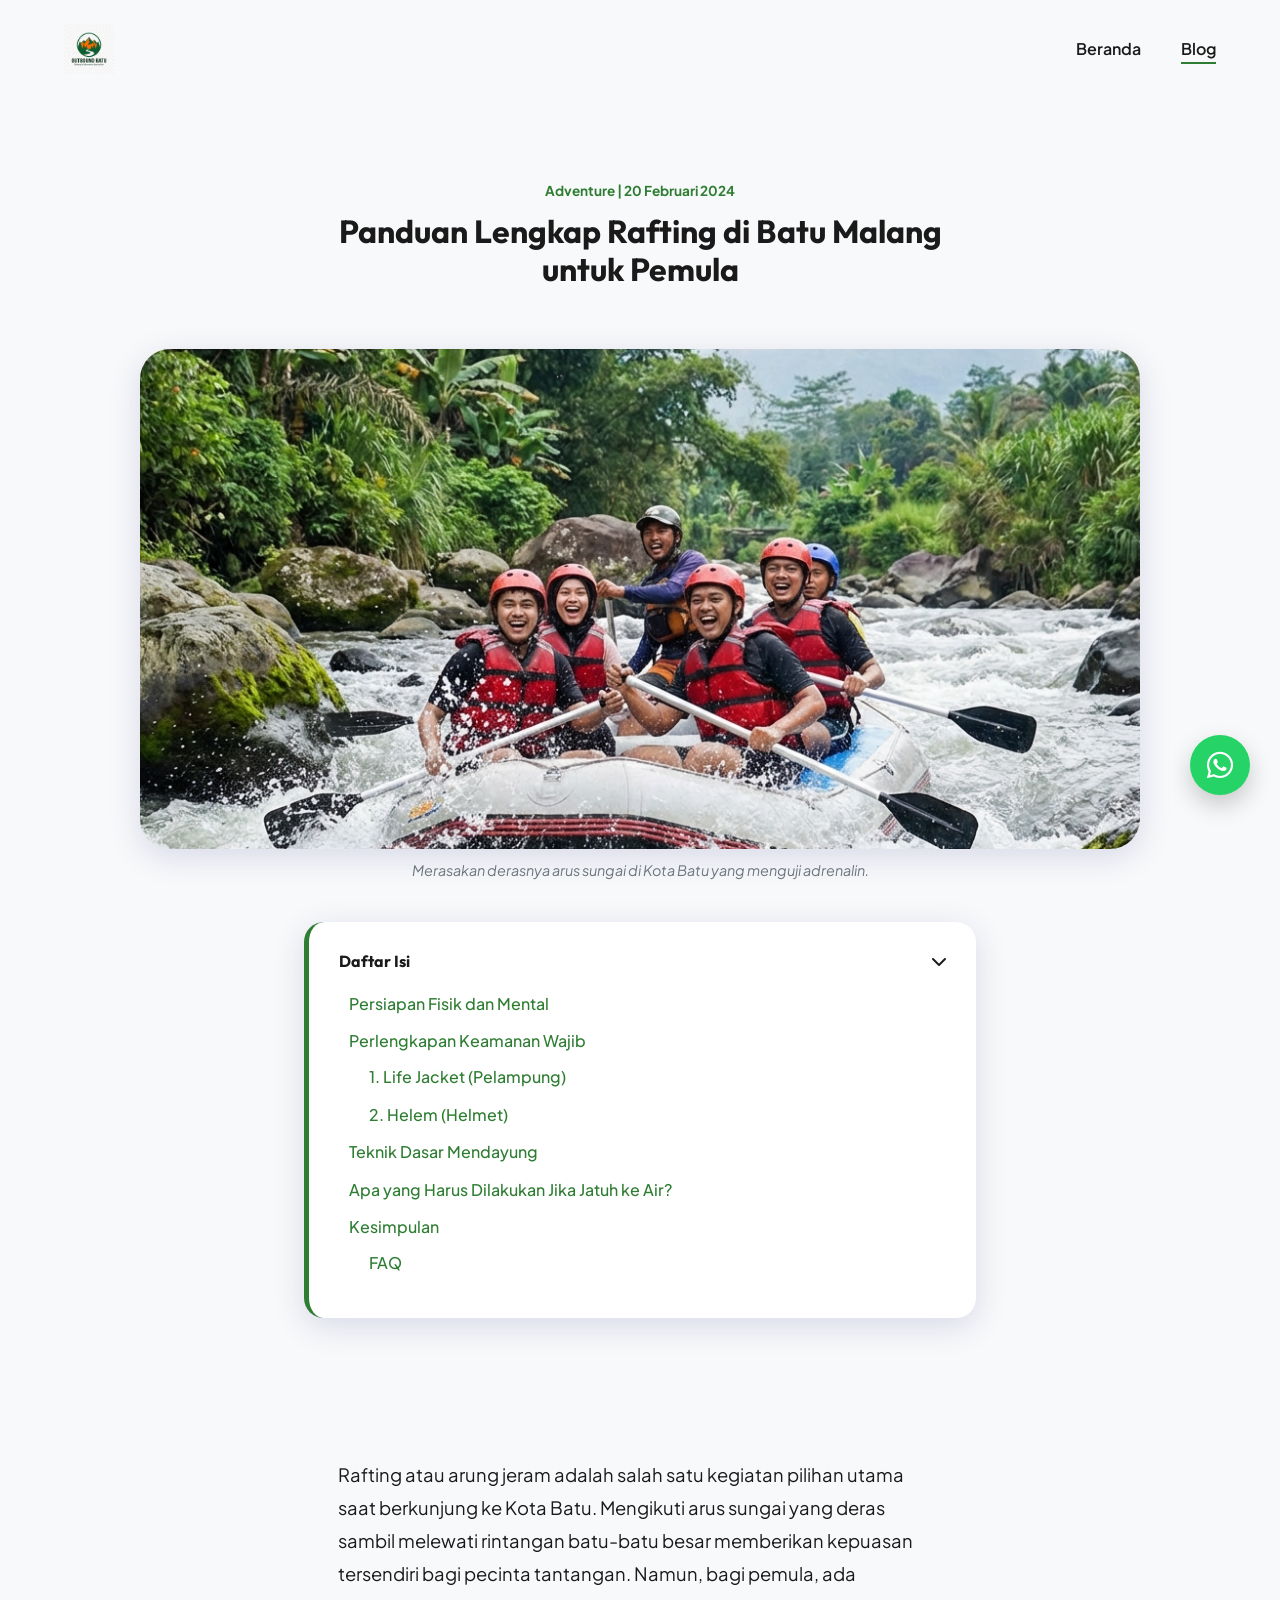
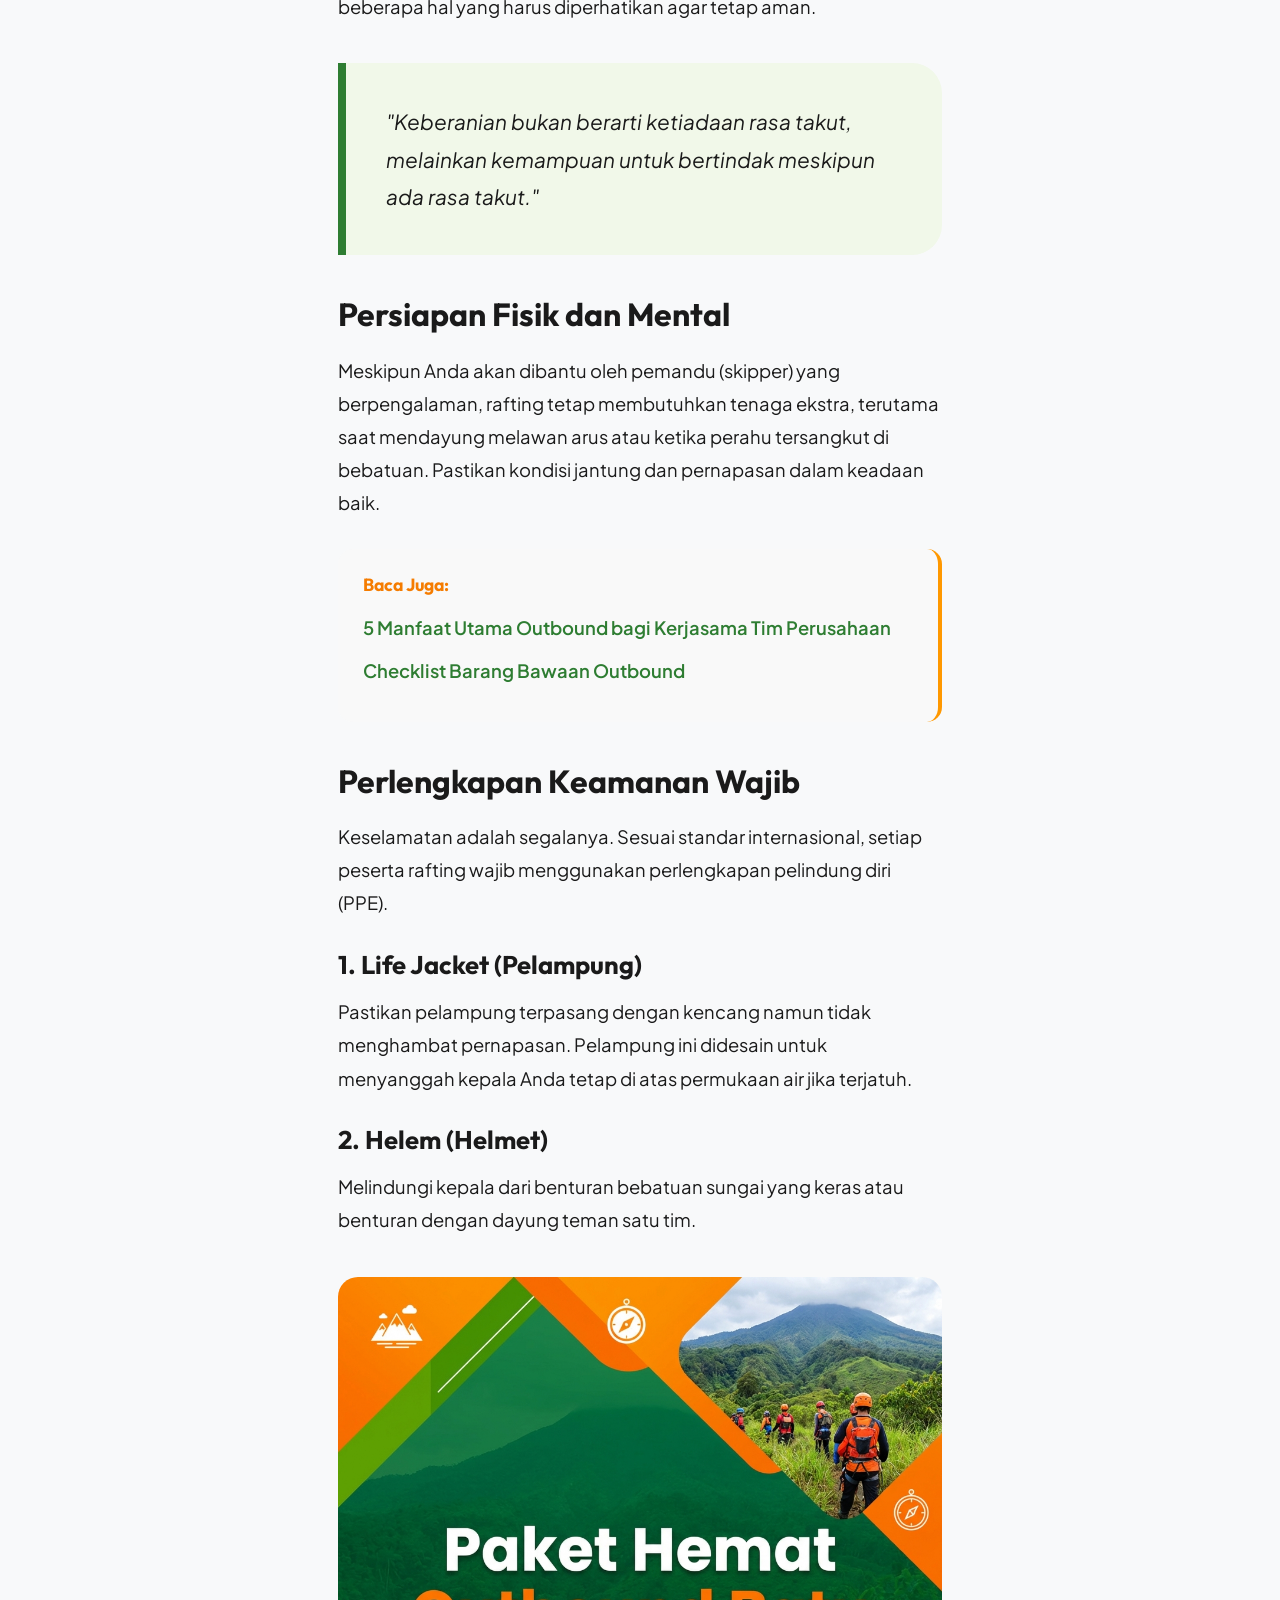
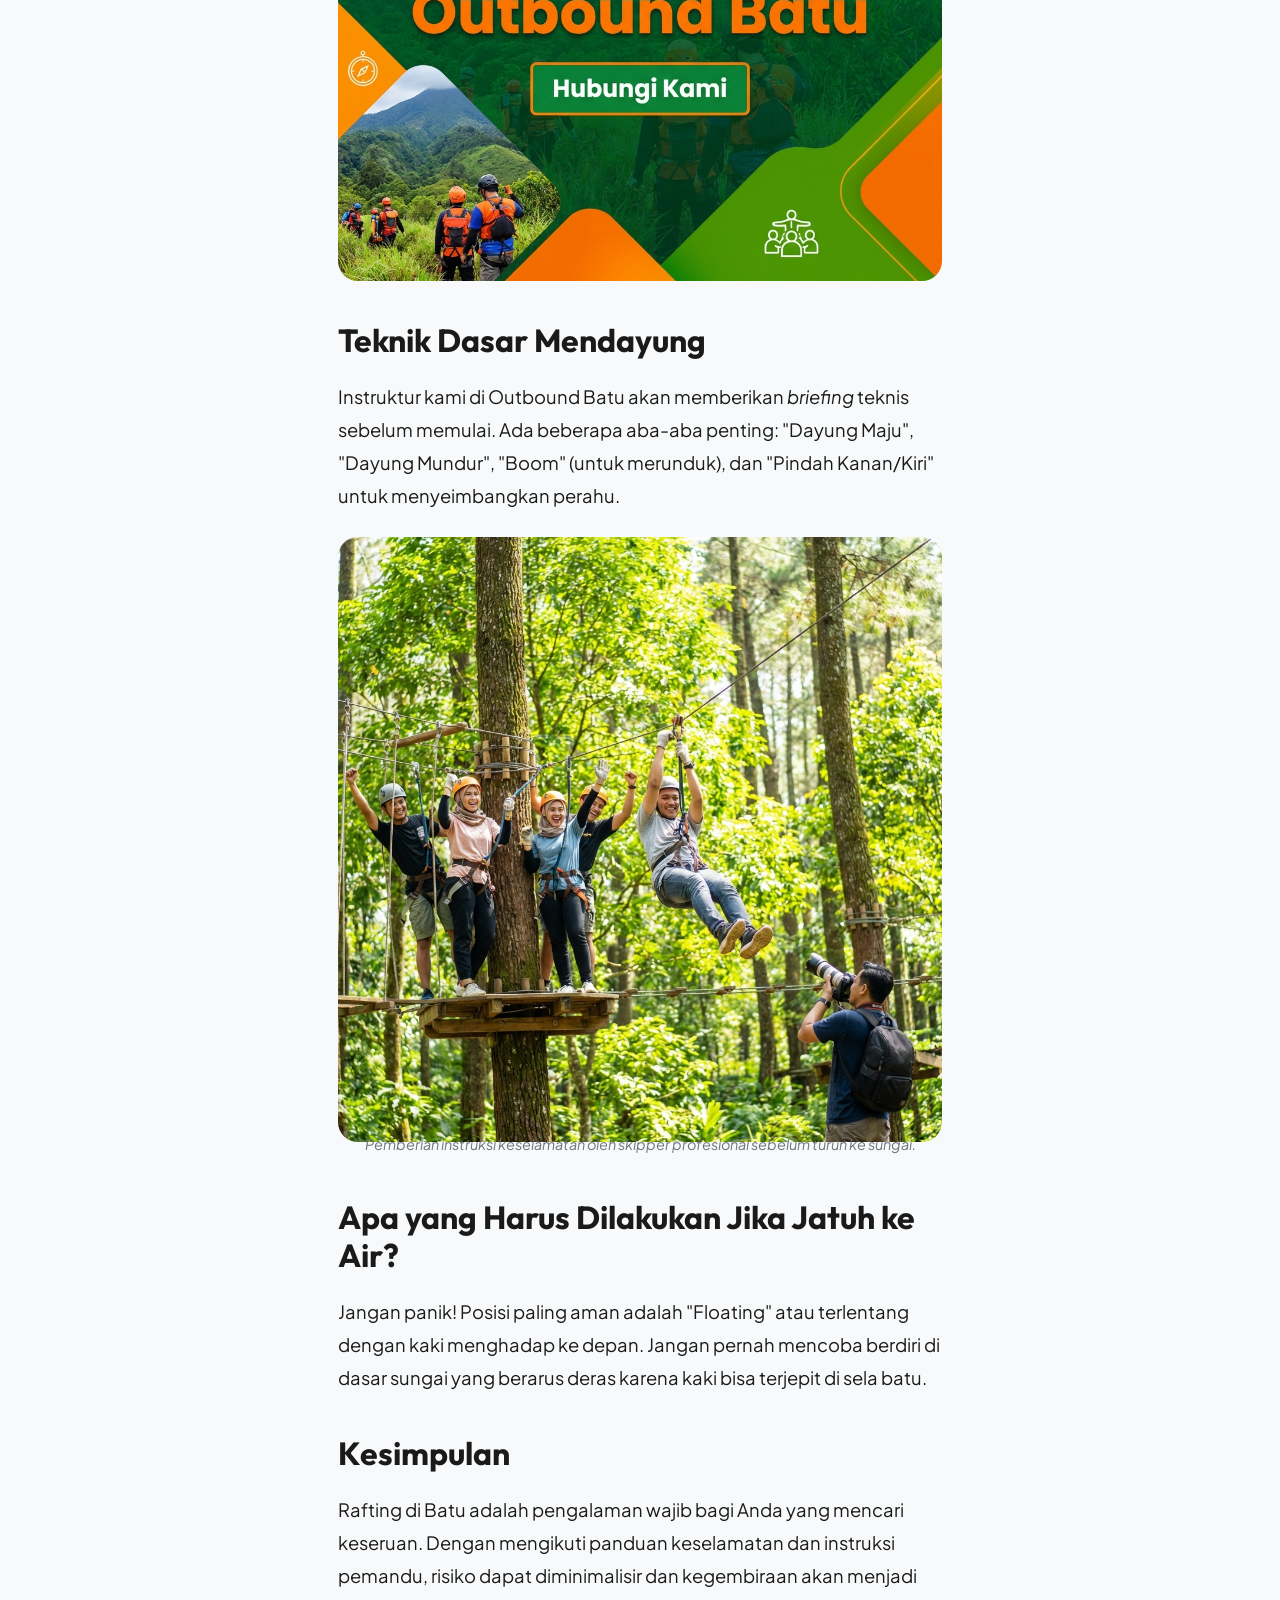
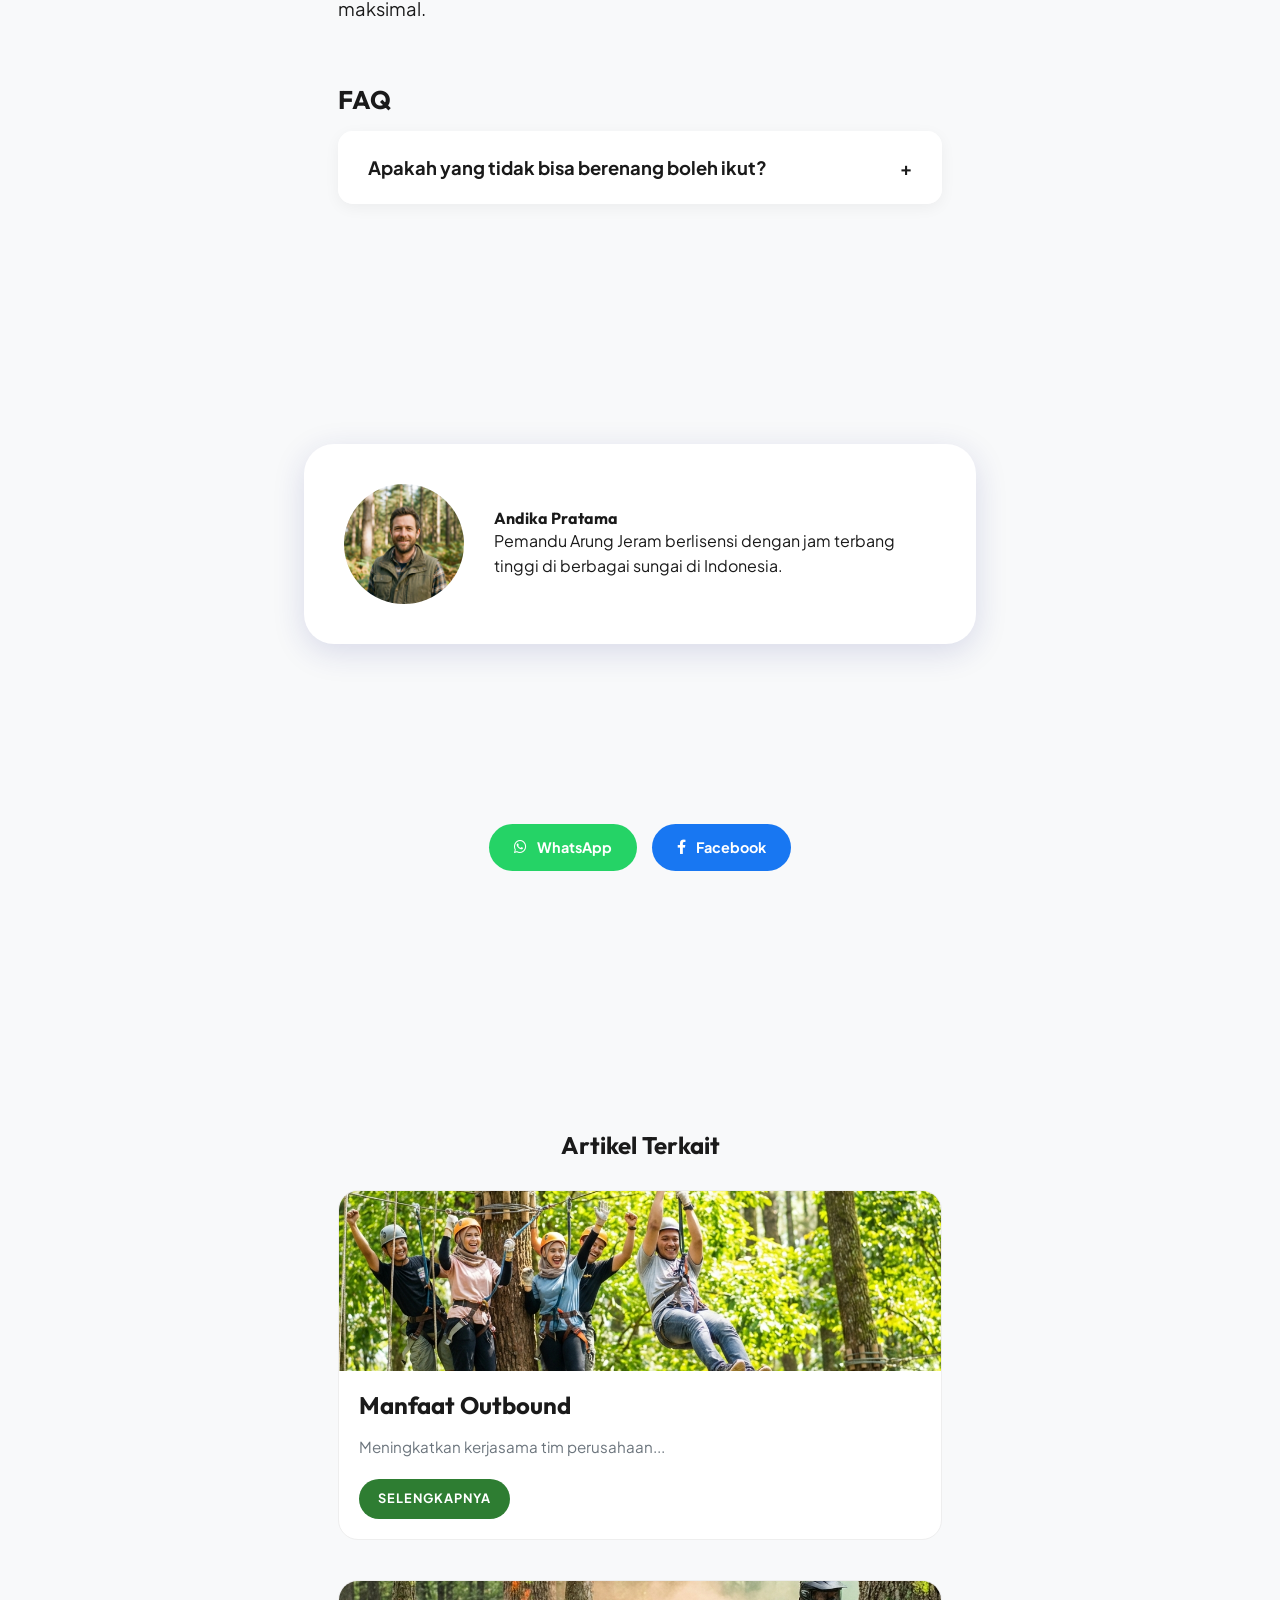
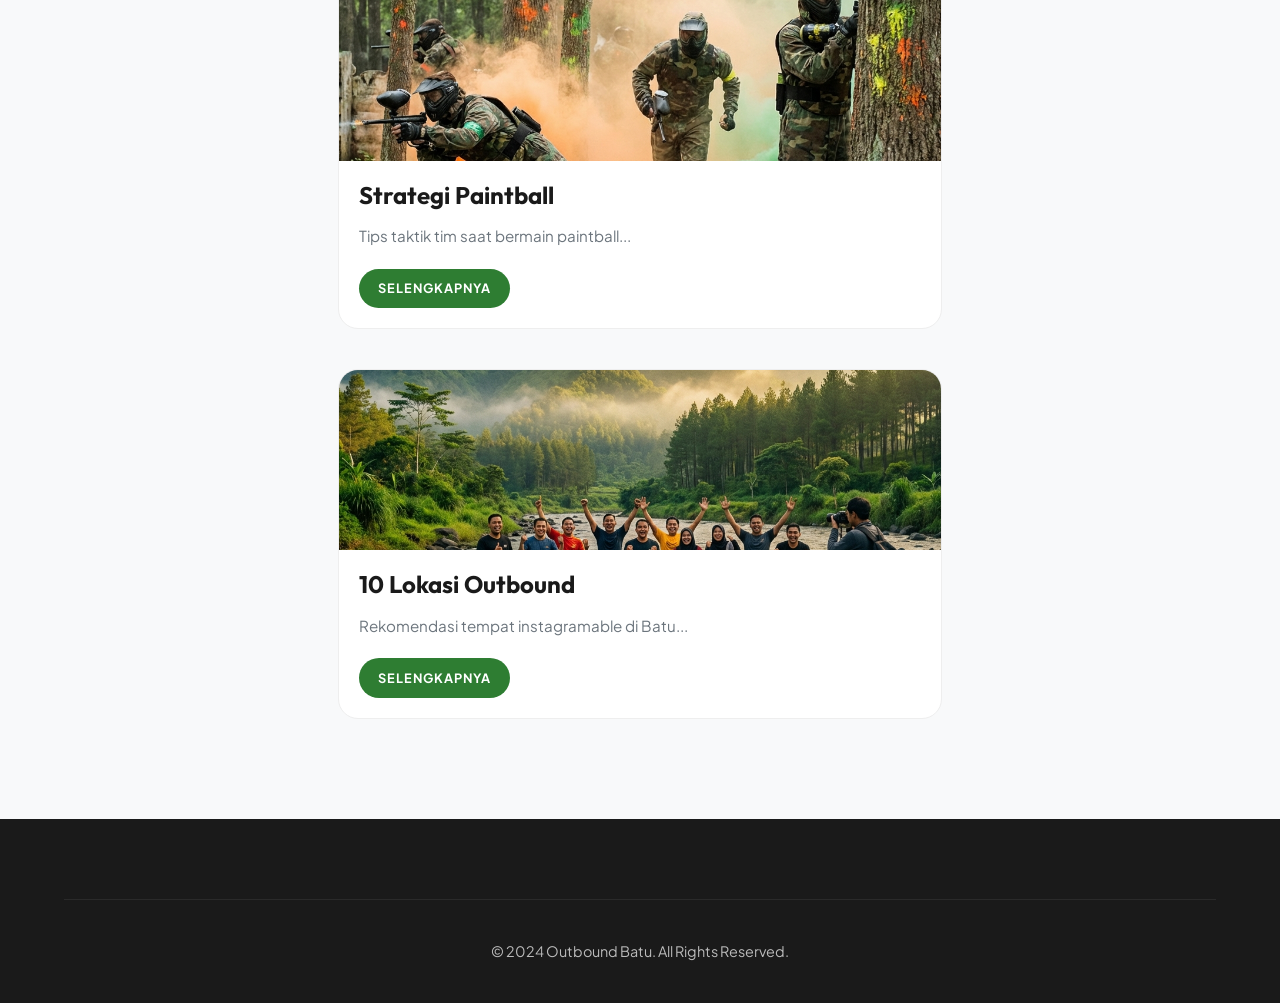
<file: blog/article-2.html>
<!DOCTYPE html>
<html lang="id">

<head>
    <meta charset="UTF-8">
    <meta name="viewport" content="width=device-width, initial-scale=1.0, maximum-scale=1.0, user-scalable=no">
    <title>Panduan Lengkap Rafting di Batu Malang untuk Pemula | Outbound Batu</title>
    <meta name="description"
        content="Ingin mencoba rafting di Batu Malang? Baca panduan lengkap kami untuk pemula agar pengalaman rafting Anda aman dan menyenangkan.">
    <link rel="stylesheet" href="../assets/css/style.css">
    <link rel="stylesheet" href="https://cdnjs.cloudflare.com/ajax/libs/font-awesome/6.0.0/css/all.min.css">
</head>

<body>
    <nav class="navbar scrolled">
        <div class="logo"><a href="../index.html"><img src="../assets/img/logo.png" alt="Logo"></a></div>
        <ul class="nav-links">
            <li><a href="../index.html">Beranda</a></li>
            <li><a href="../blog.html" class="active">Blog</a></li>
        </ul>
        <div class="mobile-menu-btn"><span></span><span></span><span></span></div>
    </nav>
    <header class="article-header">
        <div class="article-container">
            <span class="blog-card-meta">Adventure | 20 Februari 2024</span>
            <h1>Panduan Lengkap Rafting di Batu Malang untuk Pemula</h1>
        </div>
    </header>
    <div class="article-hero-img"><img src="../assets/img/activity-2.png" alt="Rafting di Batu"></div>
    <p class="image-caption">Merasakan derasnya arus sungai di Kota Batu yang menguji adrenalin.</p>
    <main class="article-container">
        <div class="toc-container">
            <div class="toc-header">
                <h4>Daftar Isi</h4><i class="fas fa-chevron-down"></i>
            </div>
            <div class="toc-list">
                <ul></ul>
            </div>
        </div>
        <section class="article-content">
            <p>Rafting atau arung jeram adalah salah satu kegiatan pilihan utama saat berkunjung ke Kota Batu. Mengikuti
                arus sungai yang deras sambil melewati rintangan batu-batu besar memberikan kepuasan tersendiri bagi
                pecinta tantangan. Namun, bagi pemula, ada beberapa hal yang harus diperhatikan agar tetap aman.</p>
            <blockquote>"Keberanian bukan berarti ketiadaan rasa takut, melainkan kemampuan untuk bertindak meskipun ada
                rasa takut."</blockquote>
            <h2>Persiapan Fisik dan Mental</h2>
            <p>Meskipun Anda akan dibantu oleh pemandu (skipper) yang berpengalaman, rafting tetap membutuhkan tenaga
                ekstra, terutama saat mendayung melawan arus atau ketika perahu tersangkut di bebatuan. Pastikan kondisi
                jantung dan pernapasan dalam keadaan baik.</p>
            <div class="read-also">
                <h5>Baca Juga:</h5>
                <ul>
                    <li><a href="article-1.html">5 Manfaat Utama Outbound bagi Kerjasama Tim Perusahaan</a></li>
                    <li><a href="article-5.html">Checklist Barang Bawaan Outbound</a></li>
                </ul>
            </div>
            <h2>Perlengkapan Keamanan Wajib</h2>
            <p>Keselamatan adalah segalanya. Sesuai standar internasional, setiap peserta rafting wajib menggunakan
                perlengkapan pelindung diri (PPE).</p>
            <h3>1. Life Jacket (Pelampung)</h3>
            <p>Pastikan pelampung terpasang dengan kencang namun tidak menghambat pernapasan. Pelampung ini didesain
                untuk menyanggah kepala Anda tetap di atas permukaan air jika terjatuh.</p>
            <h3>2. Helem (Helmet)</h3>
            <p>Melindungi kepala dari benturan bebatuan sungai yang keras atau benturan dengan dayung teman satu tim.
            </p>
            <div class="promo-gif"><img src="../assets/img/promo.png" alt="Promo"></div>
            <h2>Teknik Dasar Mendayung</h2>
            <p>Instruktur kami di Outbound Batu akan memberikan <i>briefing</i> teknis sebelum memulai. Ada beberapa
                aba-aba penting: "Dayung Maju", "Dayung Mundur", "Boom" (untuk merunduk), dan "Pindah Kanan/Kiri" untuk
                menyeimbangkan perahu.</p>
            <img src="../assets/img/activity-1.png" alt="Instruksi" style="border-radius: 20px; margin-bottom: 20px;">
            <p class="image-caption">Pemberian instruksi keselamatan oleh skipper profesional sebelum turun ke sungai.
            </p>
            <h2>Apa yang Harus Dilakukan Jika Jatuh ke Air?</h2>
            <p>Jangan panik! Posisi paling aman adalah "Floating" atau terlentang dengan kaki menghadap ke depan. Jangan
                pernah mencoba berdiri di dasar sungai yang berarus deras karena kaki bisa terjepit di sela batu.</p>
            <h2>Kesimpulan</h2>
            <p>Rafting di Batu adalah pengalaman wajib bagi Anda yang mencari keseruan. Dengan mengikuti panduan
                keselamatan dan instruksi pemandu, risiko dapat diminimalisir dan kegembiraan akan menjadi maksimal.</p>
            <div class="faq-container">
                <h3>FAQ</h3>
                <div class="faq-item">
                    <div class="faq-question">Apakah yang tidak bisa berenang boleh ikut? <span>+</span></div>
                    <div class="faq-answer">
                        <p>Boleh. Pelampung kami memiliki daya apung tinggi yang mampu menjaga Anda tetap mengapung
                            meskipun tidak bisa berenang.</p>
                    </div>
                </div>
            </div>
        </section>
        <section class="author-profile">
            <div class="author-img"><img src="../assets/img/author.png" alt="Author"></div>
            <div class="author-info">
                <h4>Andika Pratama</h4>
                <p>Pemandu Arung Jeram berlisensi dengan jam terbang tinggi di berbagai sungai di Indonesia.</p>
            </div>
        </section>
        <section class="share-buttons">
            <a href="#" class="share-btn share-wa"><i class="fab fa-whatsapp"></i> WhatsApp</a>
            <a href="#" class="share-btn share-fb"><i class="fab fa-facebook-f"></i> Facebook</a>
        </section>

        <!-- Related Articles Bottom -->
        <section class="related-bottom">
            <h2 style="margin-bottom: 30px; text-align: center;">Artikel Terkait</h2>
            <div class="blog-grid">
                <div class="blog-card" style="box-shadow: none; border: 1px solid #eee;">
                    <div class="blog-card-img" style="height: 180px;"><img src="../assets/img/activity-1.png"
                            alt="Team Building"></div>
                    <div class="blog-card-content" style="padding: 20px;">
                        <h3>Manfaat Outbound</h3>
                        <p>Meningkatkan kerjasama tim perusahaan...</p><a href="article-1.html" class="btn btn-primary"
                            style="padding: 0.6rem 1.2rem; font-size: 0.8rem;">Selengkapnya</a>
                    </div>
                </div>
                <div class="blog-card" style="box-shadow: none; border: 1px solid #eee;">
                    <div class="blog-card-img" style="height: 180px;"><img src="../assets/img/activity-3.png"
                            alt="Paintball"></div>
                    <div class="blog-card-content" style="padding: 20px;">
                        <h3>Strategi Paintball</h3>
                        <p>Tips taktik tim saat bermain paintball...</p><a href="article-3.html" class="btn btn-primary"
                            style="padding: 0.6rem 1.2rem; font-size: 0.8rem;">Selengkapnya</a>
                    </div>
                </div>
                <div class="blog-card" style="box-shadow: none; border: 1px solid #eee;">
                    <div class="blog-card-img" style="height: 180px;"><img src="../assets/img/hero.png" alt="Lokasi">
                    </div>
                    <div class="blog-card-content" style="padding: 20px;">
                        <h3>10 Lokasi Outbound</h3>
                        <p>Rekomendasi tempat instagramable di Batu...</p><a href="article-4.html"
                            class="btn btn-primary" style="padding: 0.6rem 1.2rem; font-size: 0.8rem;">Selengkapnya</a>
                    </div>
                </div>
            </div>
        </section>
    </main>
    <div class="floating-container">
        <a href="https://wa.me/6281234567890" class="floating-btn wa-btn"><i class="fab fa-whatsapp"></i></a>
        <div class="floating-btn up-btn"><i class="fas fa-chevron-up"></i></div>
    </div>
    <footer>
        <div class="footer-bottom">
            <p>&copy; 2024 Outbound Batu. All Rights Reserved.</p>
        </div>
    </footer>
    <script src="../assets/js/main.js"></script>
</body>

</html>
</file>
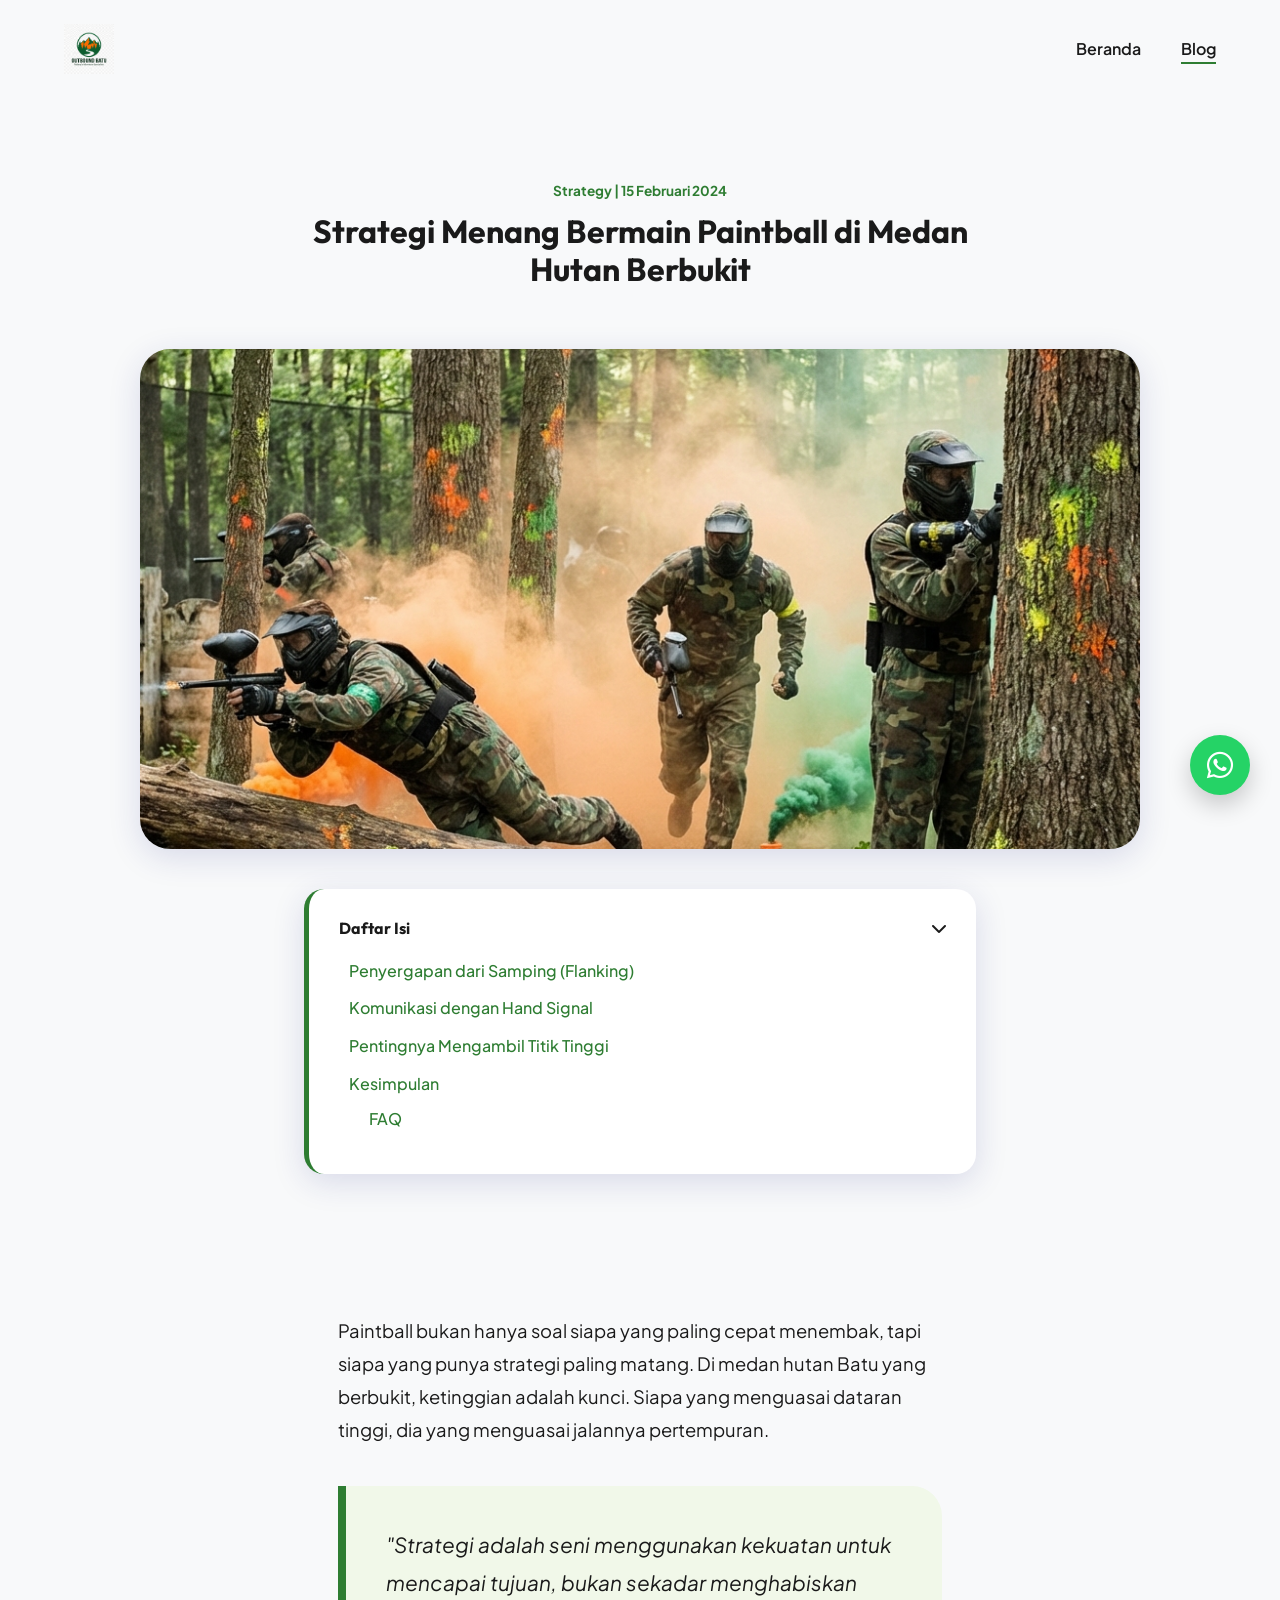
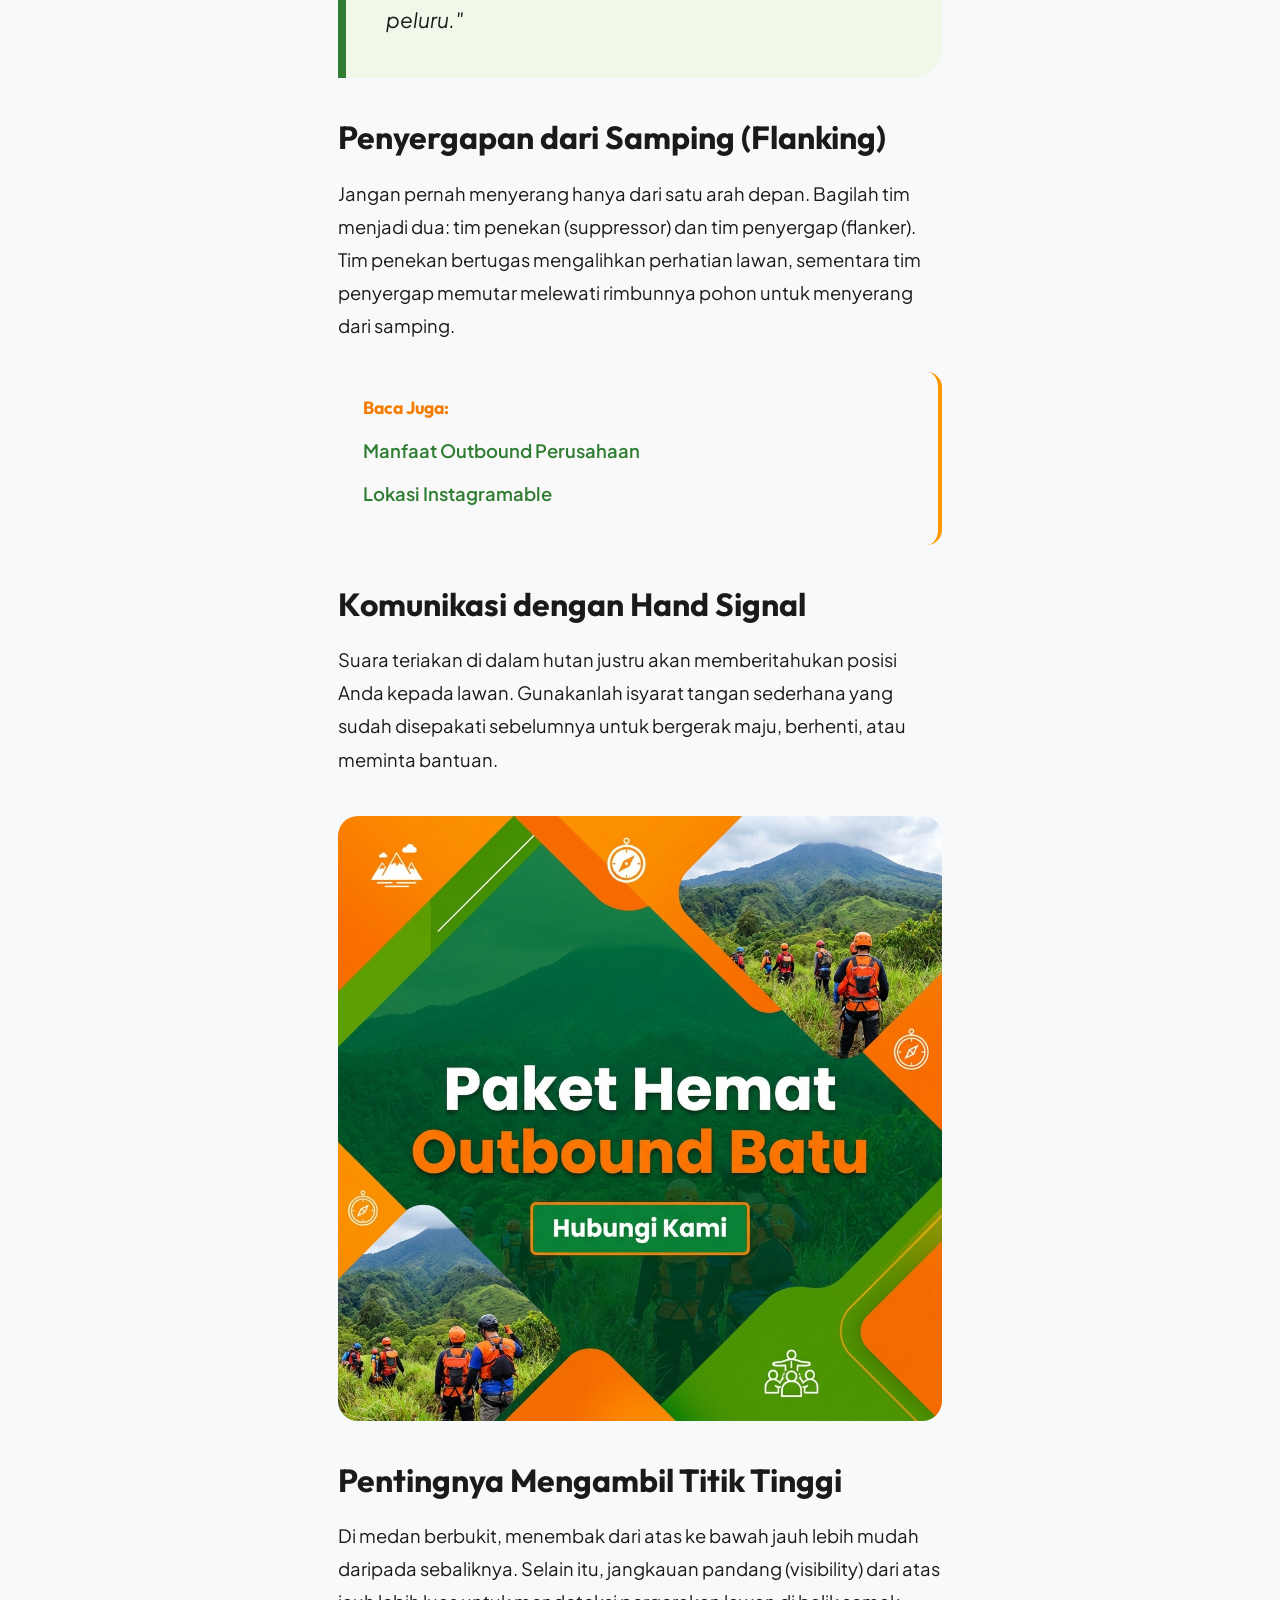
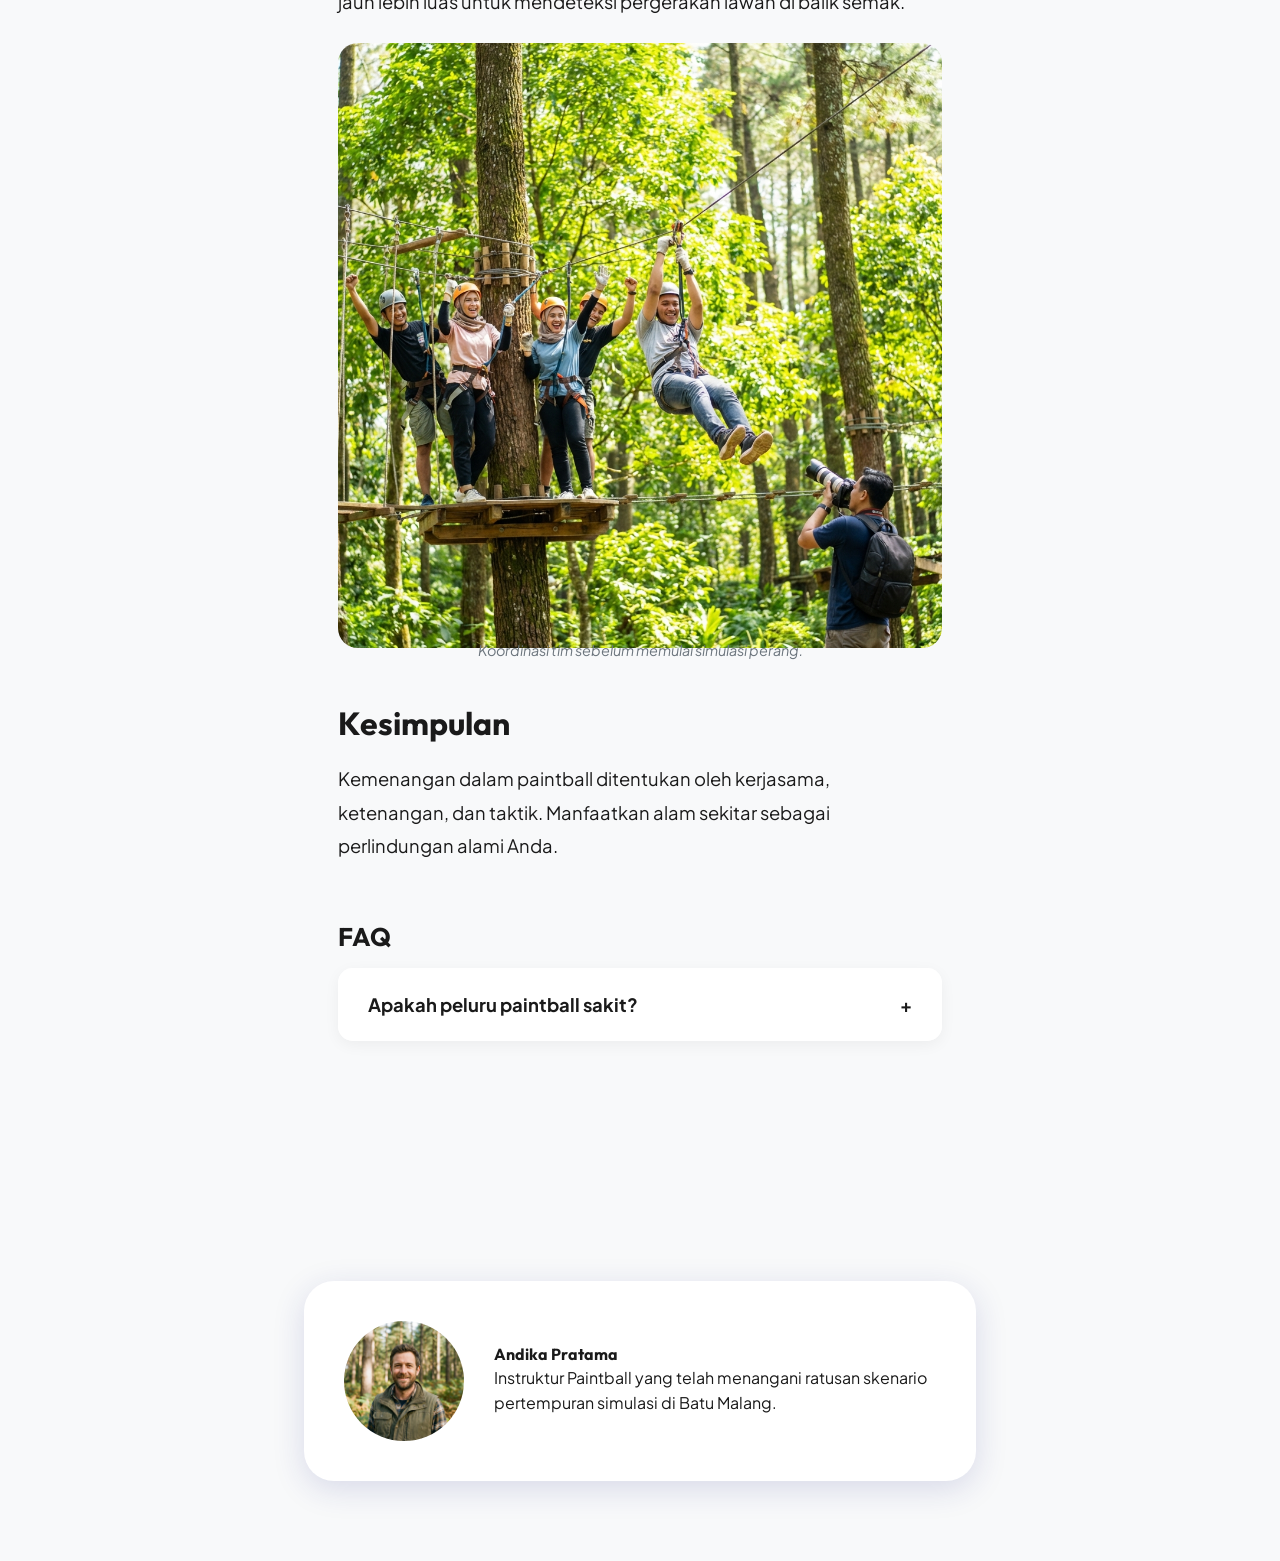
<file: blog/article-3.html>
<!DOCTYPE html>
<html lang="id">

<head>
    <meta charset="UTF-8">
    <meta name="viewport" content="width=device-width, initial-scale=1.0, maximum-scale=1.0, user-scalable=no">
    <title>Strategi Menang Bermain Paintball di Medan Hutan Berbukit | Outbound Batu</title>
    <link rel="stylesheet" href="../assets/css/style.css">
    <link rel="stylesheet" href="https://cdnjs.cloudflare.com/ajax/libs/font-awesome/6.0.0/css/all.min.css">
</head>

<body>
    <nav class="navbar scrolled">
        <div class="logo"><a href="../index.html"><img src="../assets/img/logo.png" alt="Logo"></a></div>
        <ul class="nav-links">
            <li><a href="../index.html">Beranda</a></li>
            <li><a href="../blog.html" class="active">Blog</a></li>
        </ul>
        <div class="mobile-menu-btn"><span></span><span></span><span></span></div>
    </nav>
    <header class="article-header">
        <div class="article-container"><span class="blog-card-meta">Strategy | 15 Februari 2024</span>
            <h1>Strategi Menang Bermain Paintball di Medan Hutan Berbukit</h1>
        </div>
    </header>
    <div class="article-hero-img"><img src="../assets/img/activity-3.png" alt="Paintball"></div>
    <main class="article-container">
        <div class="toc-container">
            <div class="toc-header">
                <h4>Daftar Isi</h4><i class="fas fa-chevron-down"></i>
            </div>
            <div class="toc-list">
                <ul></ul>
            </div>
        </div>
        <section class="article-content">
            <p>Paintball bukan hanya soal siapa yang paling cepat menembak, tapi siapa yang punya strategi paling
                matang. Di medan hutan Batu yang berbukit, ketinggian adalah kunci. Siapa yang menguasai dataran tinggi,
                dia yang menguasai jalannya pertempuran.</p>
            <blockquote>"Strategi adalah seni menggunakan kekuatan untuk mencapai tujuan, bukan sekadar menghabiskan
                peluru."</blockquote>
            <h2>Penyergapan dari Samping (Flanking)</h2>
            <p>Jangan pernah menyerang hanya dari satu arah depan. Bagilah tim menjadi dua: tim penekan (suppressor) dan
                tim penyergap (flanker). Tim penekan bertugas mengalihkan perhatian lawan, sementara tim penyergap
                memutar melewati rimbunnya pohon untuk menyerang dari samping.</p>
            <div class="read-also">
                <h5>Baca Juga:</h5>
                <ul>
                    <li><a href="article-1.html">Manfaat Outbound Perusahaan</a></li>
                    <li><a href="article-4.html">Lokasi Instagramable</a></li>
                </ul>
            </div>
            <h2>Komunikasi dengan Hand Signal</h2>
            <p>Suara teriakan di dalam hutan justru akan memberitahukan posisi Anda kepada lawan. Gunakanlah isyarat
                tangan sederhana yang sudah disepakati sebelumnya untuk bergerak maju, berhenti, atau meminta bantuan.
            </p>
            <div class="promo-gif"><img src="../assets/img/promo.png" alt="Promo"></div>
            <h2>Pentingnya Mengambil Titik Tinggi</h2>
            <p>Di medan berbukit, menembak dari atas ke bawah jauh lebih mudah daripada sebaliknya. Selain itu,
                jangkauan pandang (visibility) dari atas jauh lebih luas untuk mendeteksi pergerakan lawan di balik
                semak.</p>
            <img src="../assets/img/activity-1.png" alt="Strategy" style="border-radius:20px;margin-bottom:20px;">
            <p class="image-caption">Koordinasi tim sebelum memulai simulasi perang.</p>
            <h2>Kesimpulan</h2>
            <p>Kemenangan dalam paintball ditentukan oleh kerjasama, ketenangan, dan taktik. Manfaatkan alam sekitar
                sebagai perlindungan alami Anda.</p>
            <div class="faq-container">
                <h3>FAQ</h3>
                <div class="faq-item">
                    <div class="faq-question">Apakah peluru paintball sakit? <span>+</span></div>
                    <div class="faq-answer">
                        <p>Akan terasa seperti cubitan keras. Namun dengan seragam standar yang kami sediakan, rasa
                            sakit dapat diredam.</p>
                    </div>
                </div>
            </div>
        </section>
        <section class="author-profile">
            <div class="author-img"><img src="../assets/img/author.png" alt="Author"></div>
            <div class="author-info">
                <h4>Andika Pratama</h4>
                <p>Instruktur Paintball yang telah menangani ratusan skenario pertempuran simulasi di Batu Malang.</p>
            </div>
        </section>
    </main>
    <div class="floating-container">
        <a href="https://wa.me/6281234567890" class="floating-btn wa-btn"><i class="fab fa-whatsapp"></i></a>
        <div class="floating-btn up-btn"><i class="fas fa-chevron-up"></i></div>
    </div>
    <script src="../assets/js/main.js"></script>
</body>

</html>
</file>
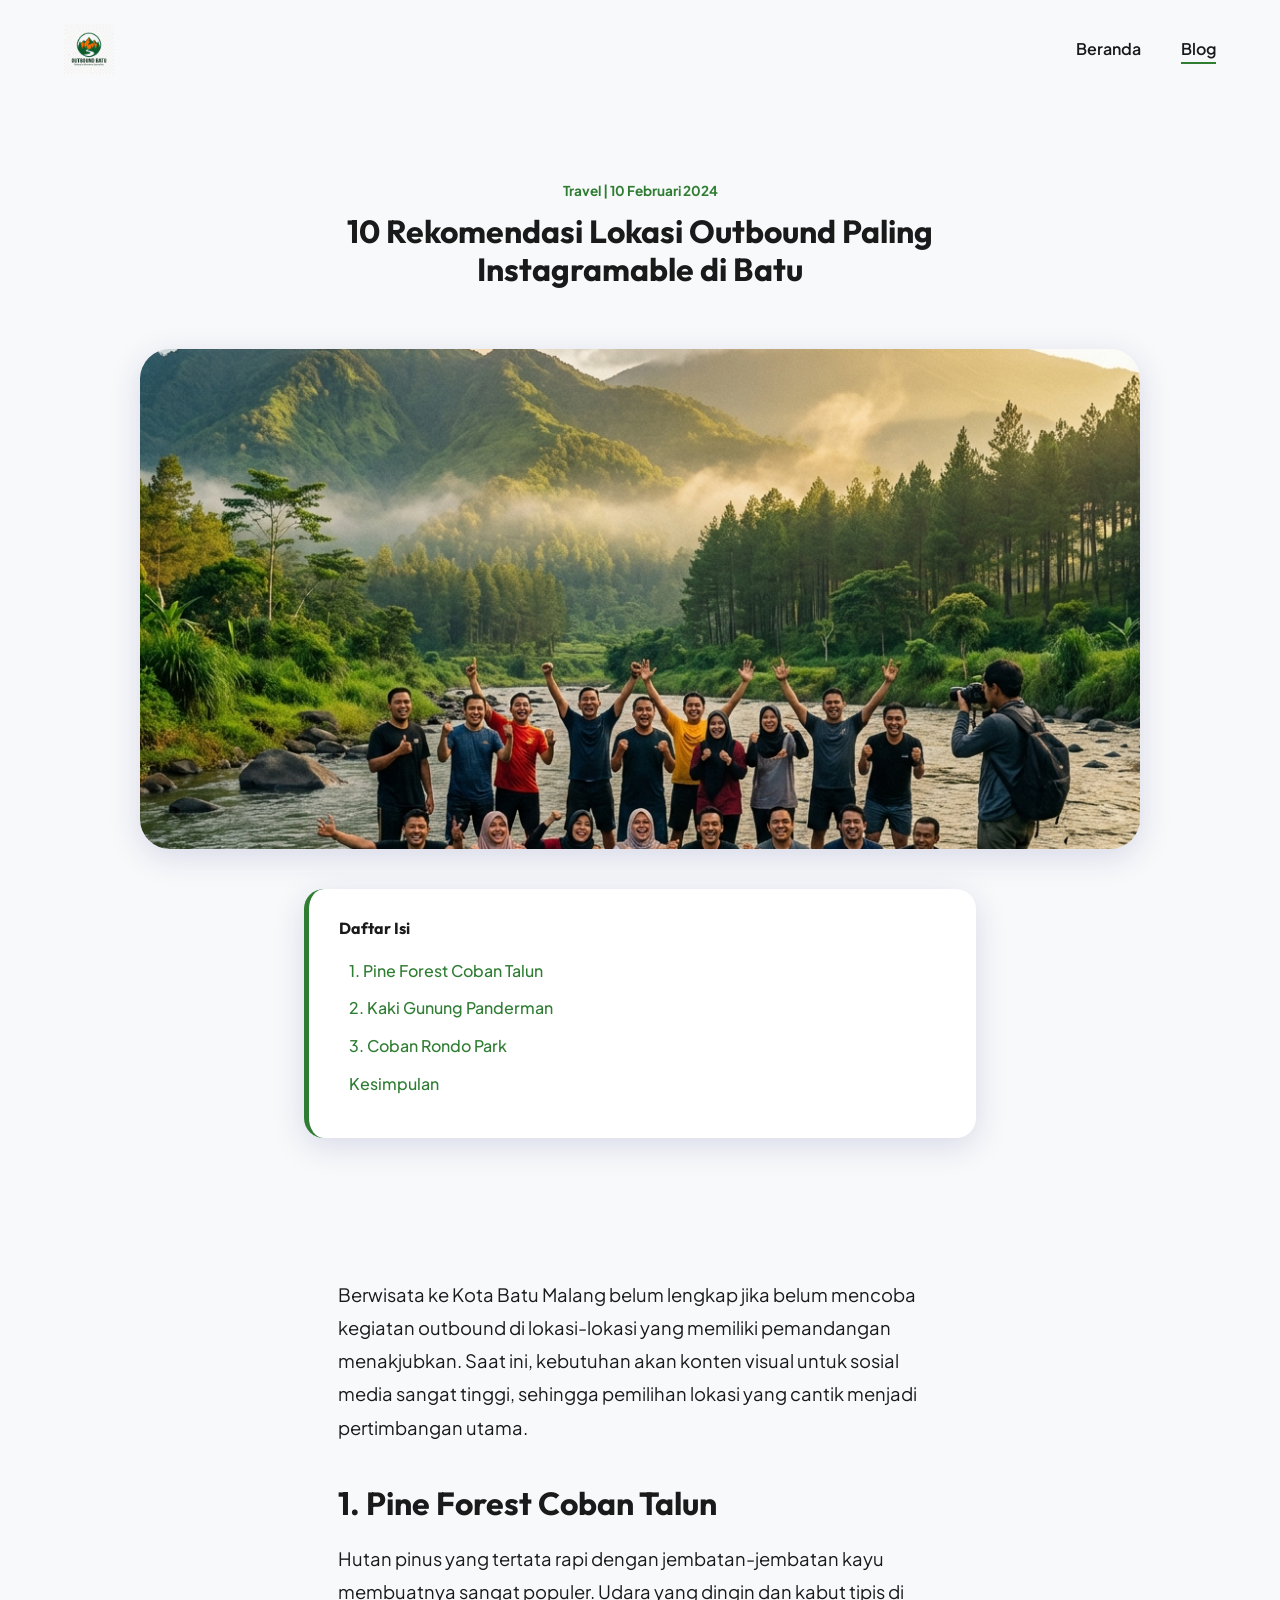
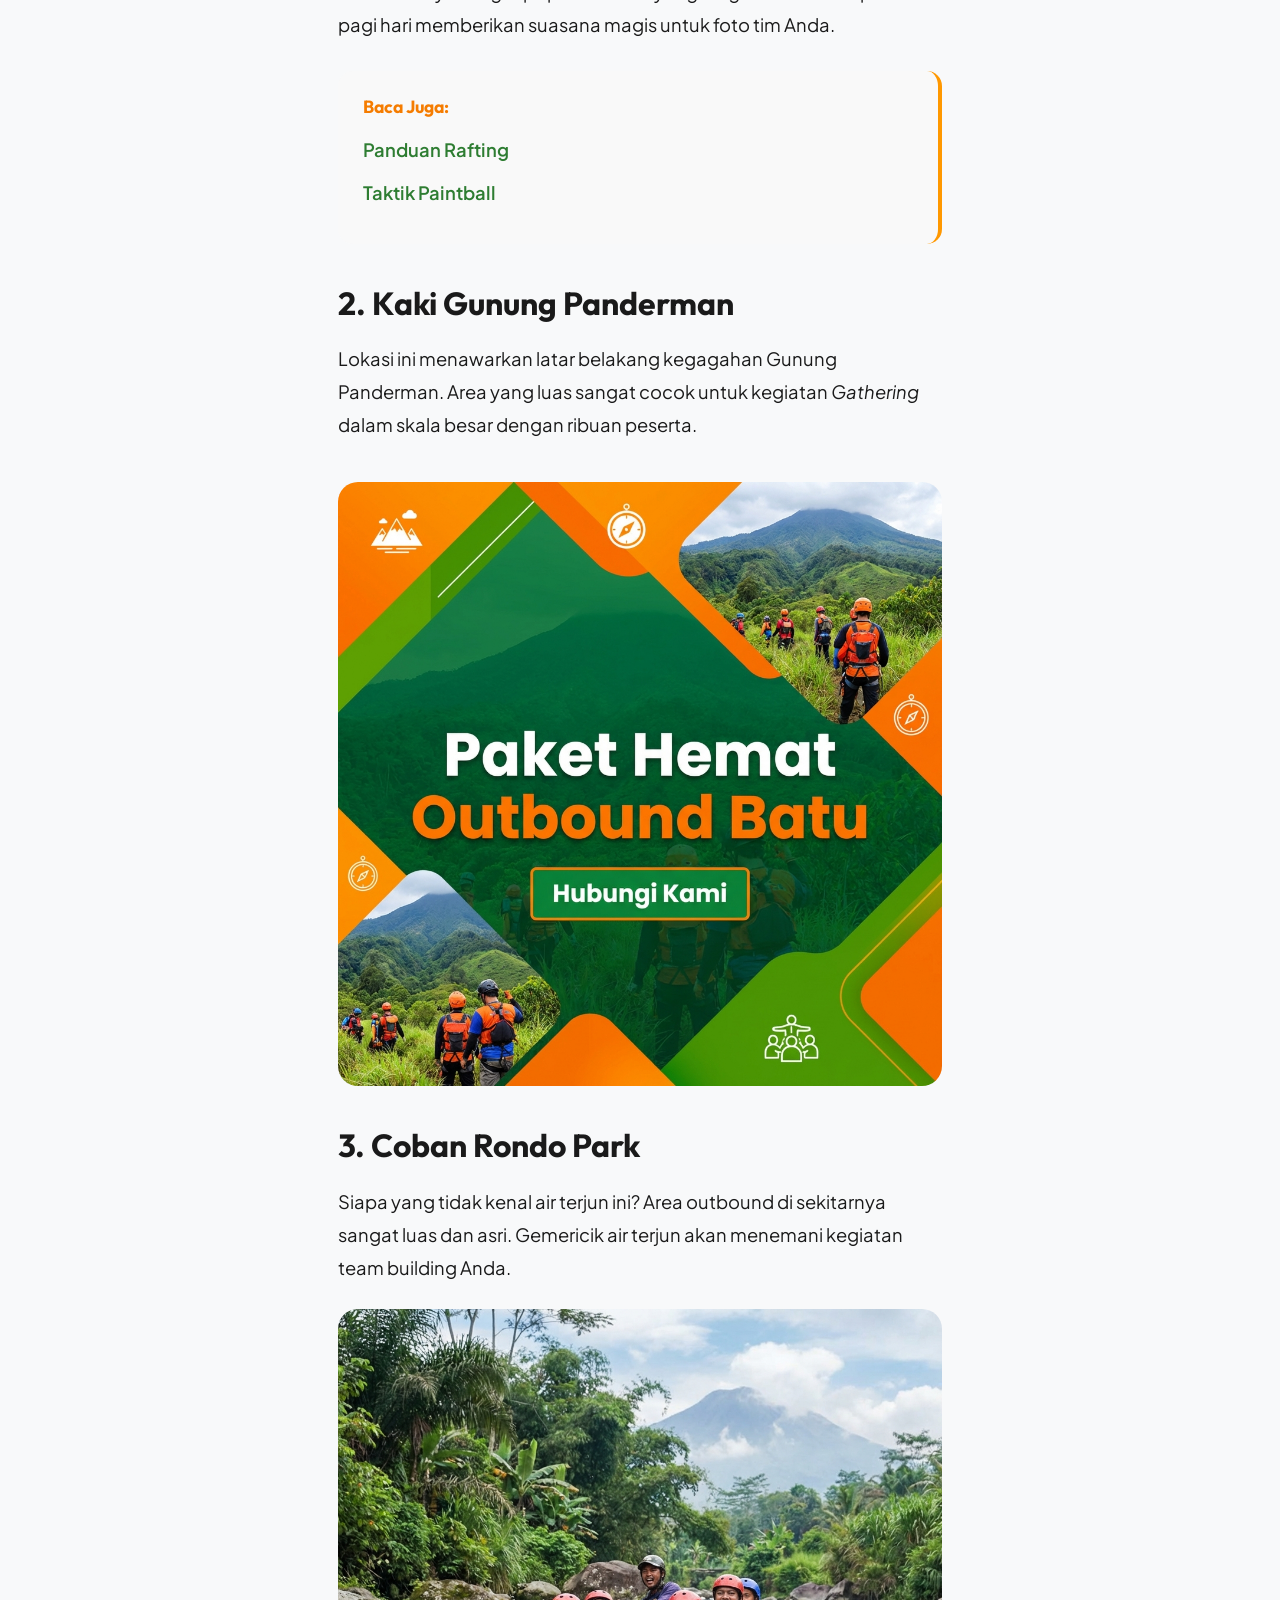
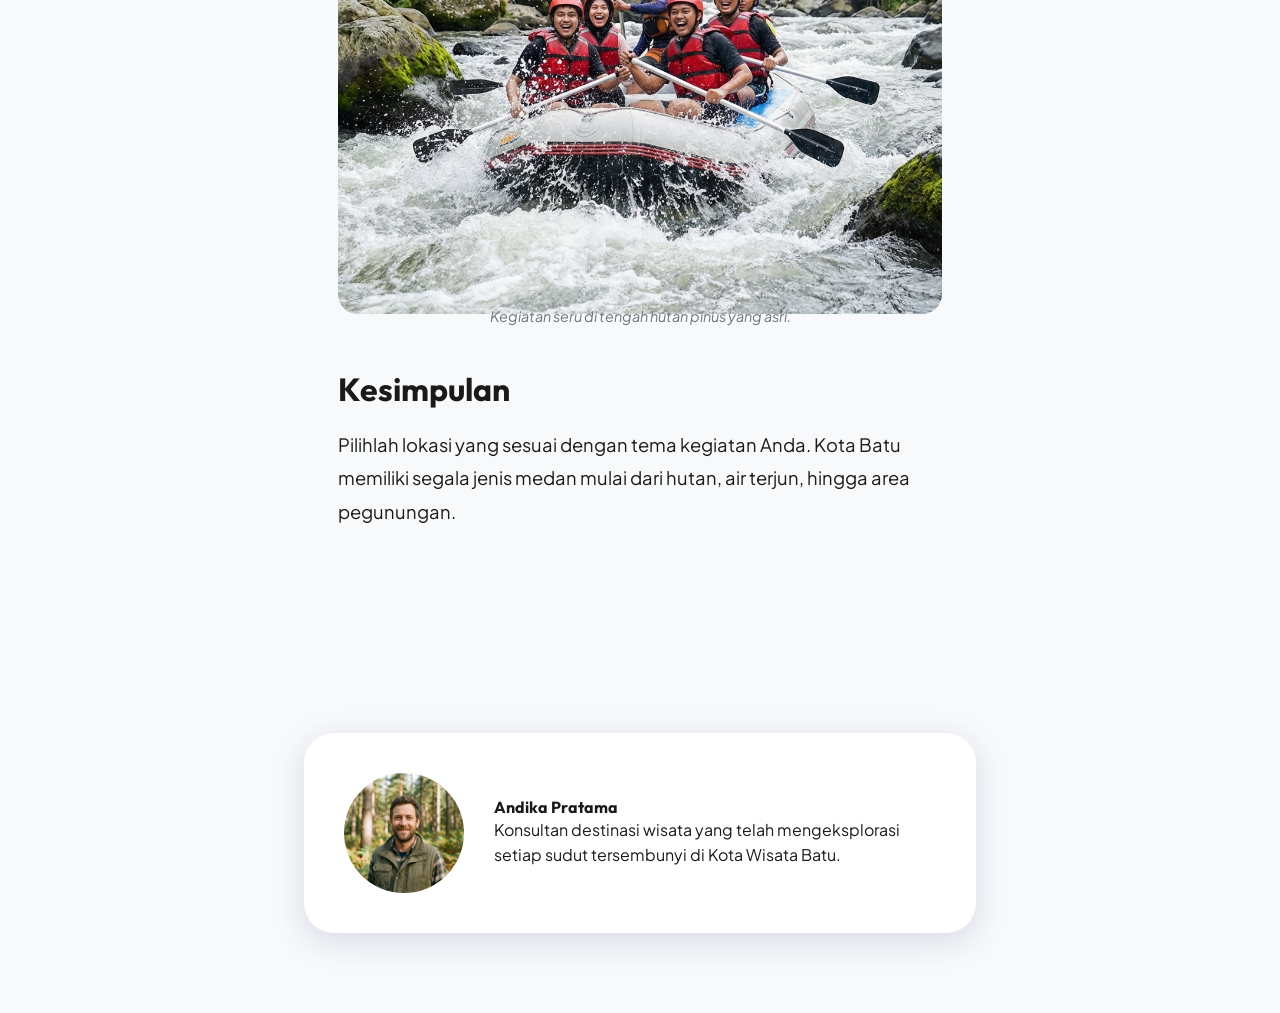
<file: blog/article-4.html>
<!DOCTYPE html>
<html lang="id">

<head>
    <meta charset="UTF-8">
    <meta name="viewport" content="width=device-width, initial-scale=1.0, maximum-scale=1.0, user-scalable=no">
    <title>10 Rekomendasi Lokasi Outbound Paling Instagramable di Batu | Outbound Batu</title>
    <link rel="stylesheet" href="../assets/css/style.css">
</head>

<body>
    <nav class="navbar scrolled">
        <div class="logo"><a href="../index.html"><img src="../assets/img/logo.png" alt="Logo"></a></div>
        <ul class="nav-links">
            <li><a href="../index.html">Beranda</a></li>
            <li><a href="../blog.html" class="active">Blog</a></li>
        </ul>
        <div class="mobile-menu-btn"><span></span><span></span><span></span></div>
    </nav>
    <header class="article-header">
        <div class="article-container"><span class="blog-card-meta">Travel | 10 Februari 2024</span>
            <h1>10 Rekomendasi Lokasi Outbound Paling Instagramable di Batu</h1>
        </div>
    </header>
    <div class="article-hero-img"><img src="../assets/img/hero.png" alt="Lokasi"></div>
    <main class="article-container">
        <div class="toc-container">
            <div class="toc-header">
                <h4>Daftar Isi</h4><i class="fas fa-chevron-down"></i>
            </div>
            <div class="toc-list">
                <ul></ul>
            </div>
        </div>
        <section class="article-content">
            <p>Berwisata ke Kota Batu Malang belum lengkap jika belum mencoba kegiatan outbound di lokasi-lokasi yang
                memiliki pemandangan menakjubkan. Saat ini, kebutuhan akan konten visual untuk sosial media sangat
                tinggi, sehingga pemilihan lokasi yang cantik menjadi pertimbangan utama.</p>
            <h2>1. Pine Forest Coban Talun</h2>
            <p>Hutan pinus yang tertata rapi dengan jembatan-jembatan kayu membuatnya sangat populer. Udara yang dingin
                dan kabut tipis di pagi hari memberikan suasana magis untuk foto tim Anda.</p>
            <div class="read-also">
                <h5>Baca Juga:</h5>
                <ul>
                    <li><a href="article-2.html">Panduan Rafting</a></li>
                    <li><a href="article-3.html">Taktik Paintball</a></li>
                </ul>
            </div>
            <h2>2. Kaki Gunung Panderman</h2>
            <p>Lokasi ini menawarkan latar belakang kegagahan Gunung Panderman. Area yang luas sangat cocok untuk
                kegiatan <i>Gathering</i> dalam skala besar dengan ribuan peserta.</p>
            <div class="promo-gif"><img src="../assets/img/promo.png" alt="Promo"></div>
            <h2>3. Coban Rondo Park</h2>
            <p>Siapa yang tidak kenal air terjun ini? Area outbound di sekitarnya sangat luas dan asri. Gemericik air
                terjun akan menemani kegiatan team building Anda.</p>
            <img src="../assets/img/activity-2.png" alt="Loc" style="border-radius:20px;margin-bottom:20px;">
            <p class="image-caption">Kegiatan seru di tengah hutan pinus yang asri.</p>
            <h2>Kesimpulan</h2>
            <p>Pilihlah lokasi yang sesuai dengan tema kegiatan Anda. Kota Batu memiliki segala jenis medan mulai dari
                hutan, air terjun, hingga area pegunungan.</p>
        </section>
        <section class="author-profile">
            <div class="author-img"><img src="../assets/img/author.png" alt="Author"></div>
            <div class="author-info">
                <h4>Andika Pratama</h4>
                <p>Konsultan destinasi wisata yang telah mengeksplorasi setiap sudut tersembunyi di Kota Wisata Batu.
                </p>
            </div>
        </section>
    </main>
    <script src="../assets/js/main.js"></script>
</body>

</html>
</file>
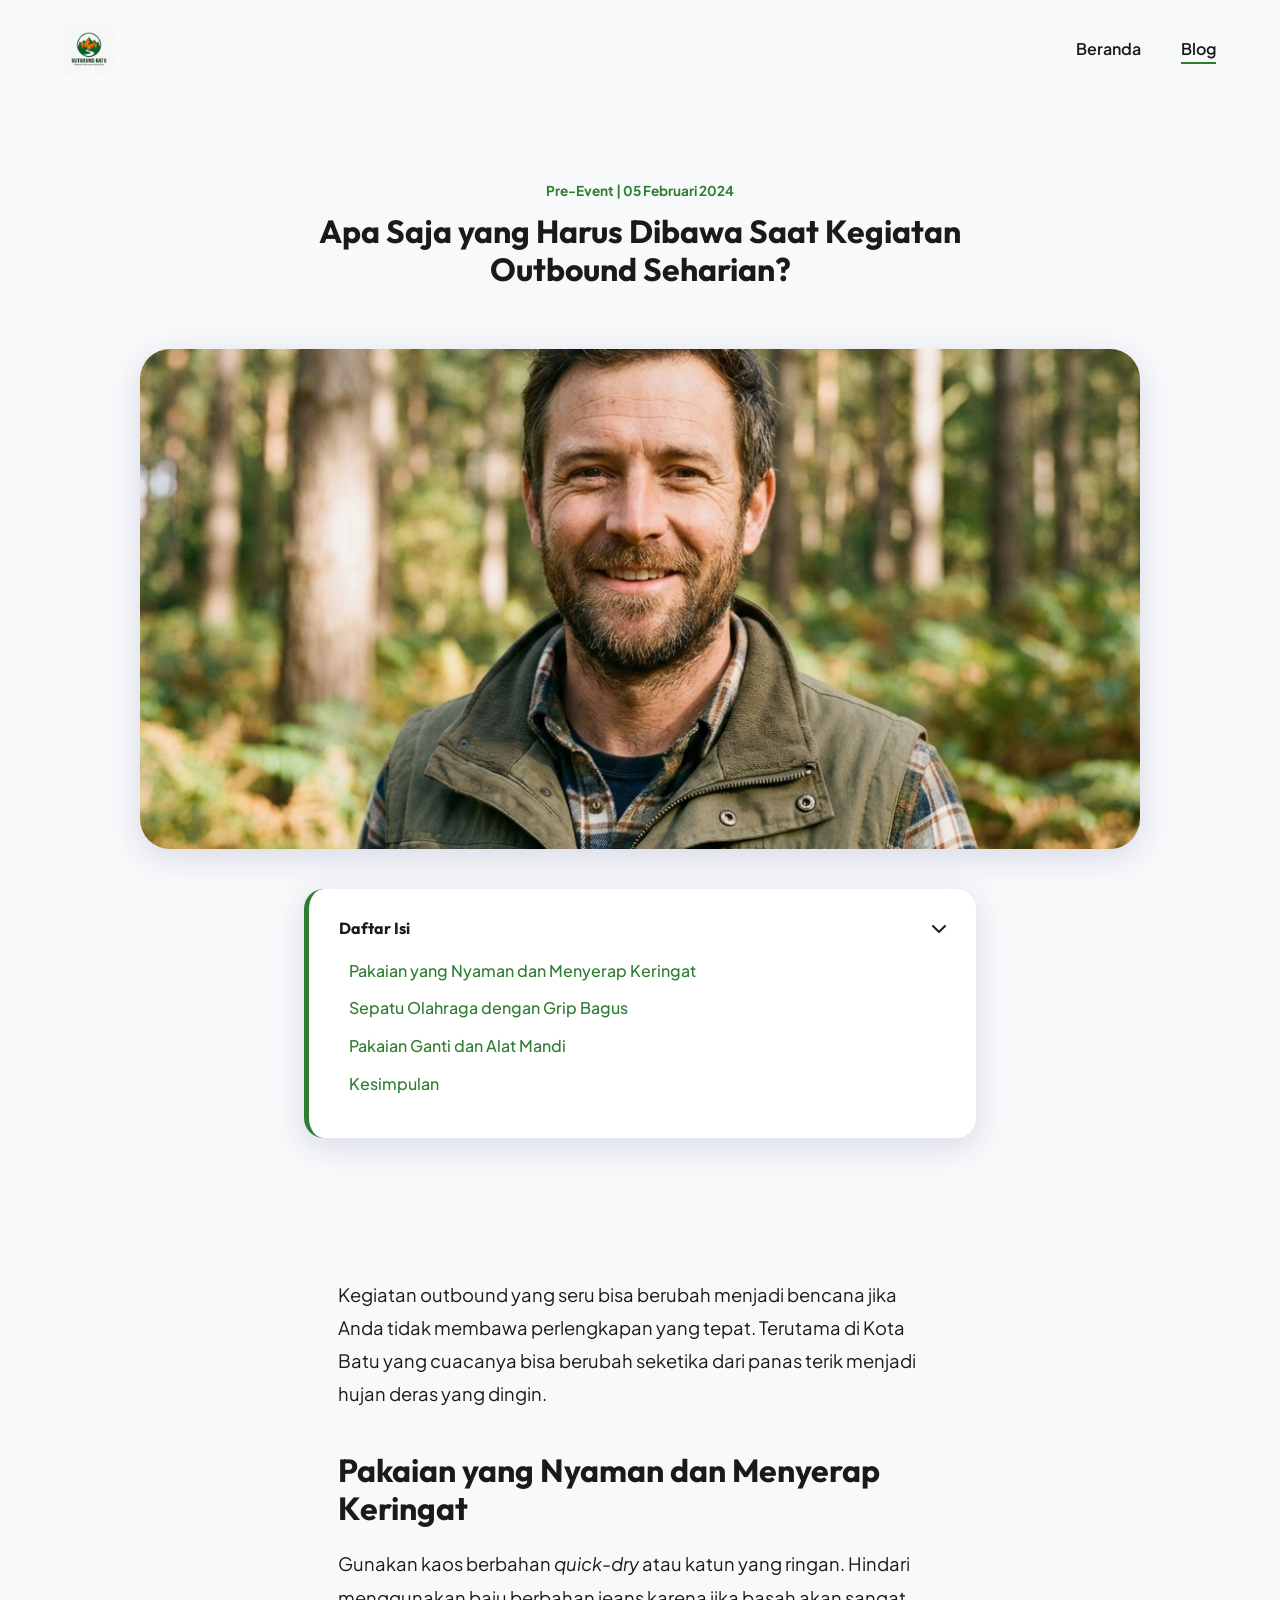
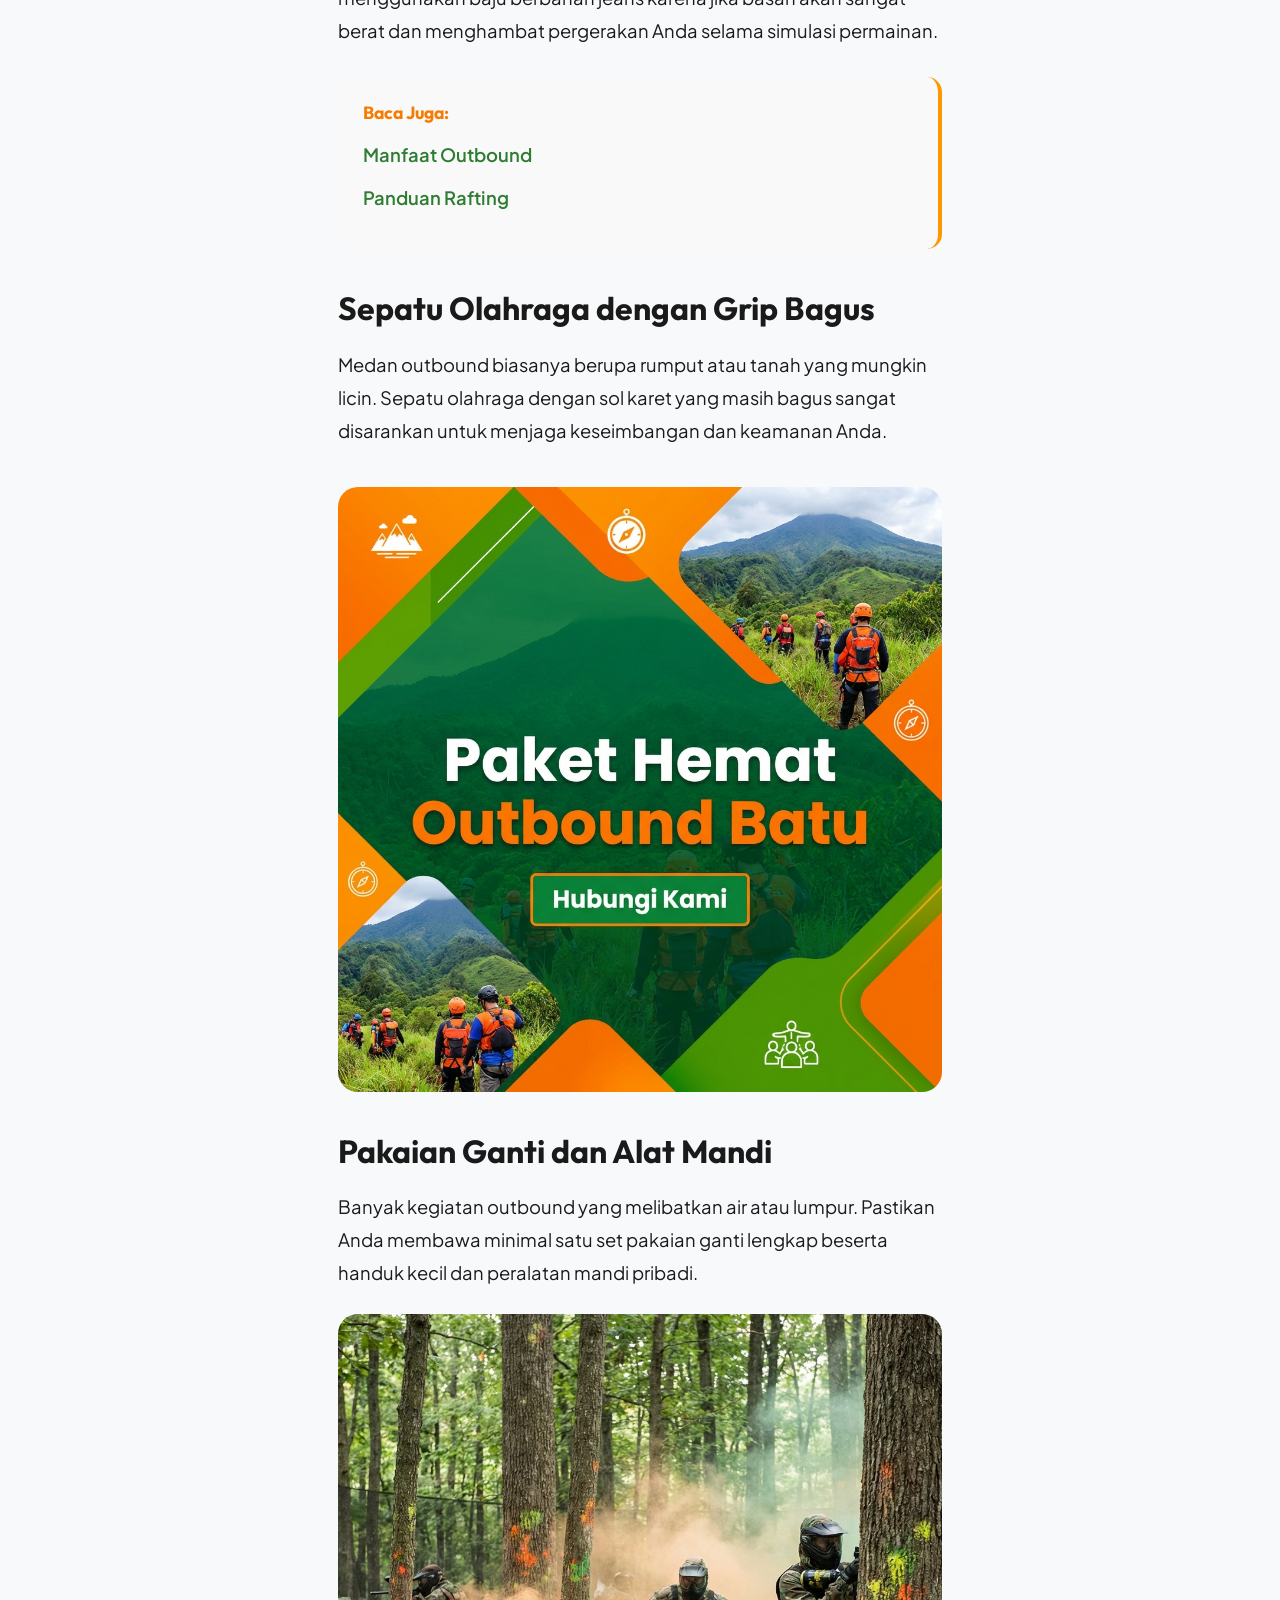
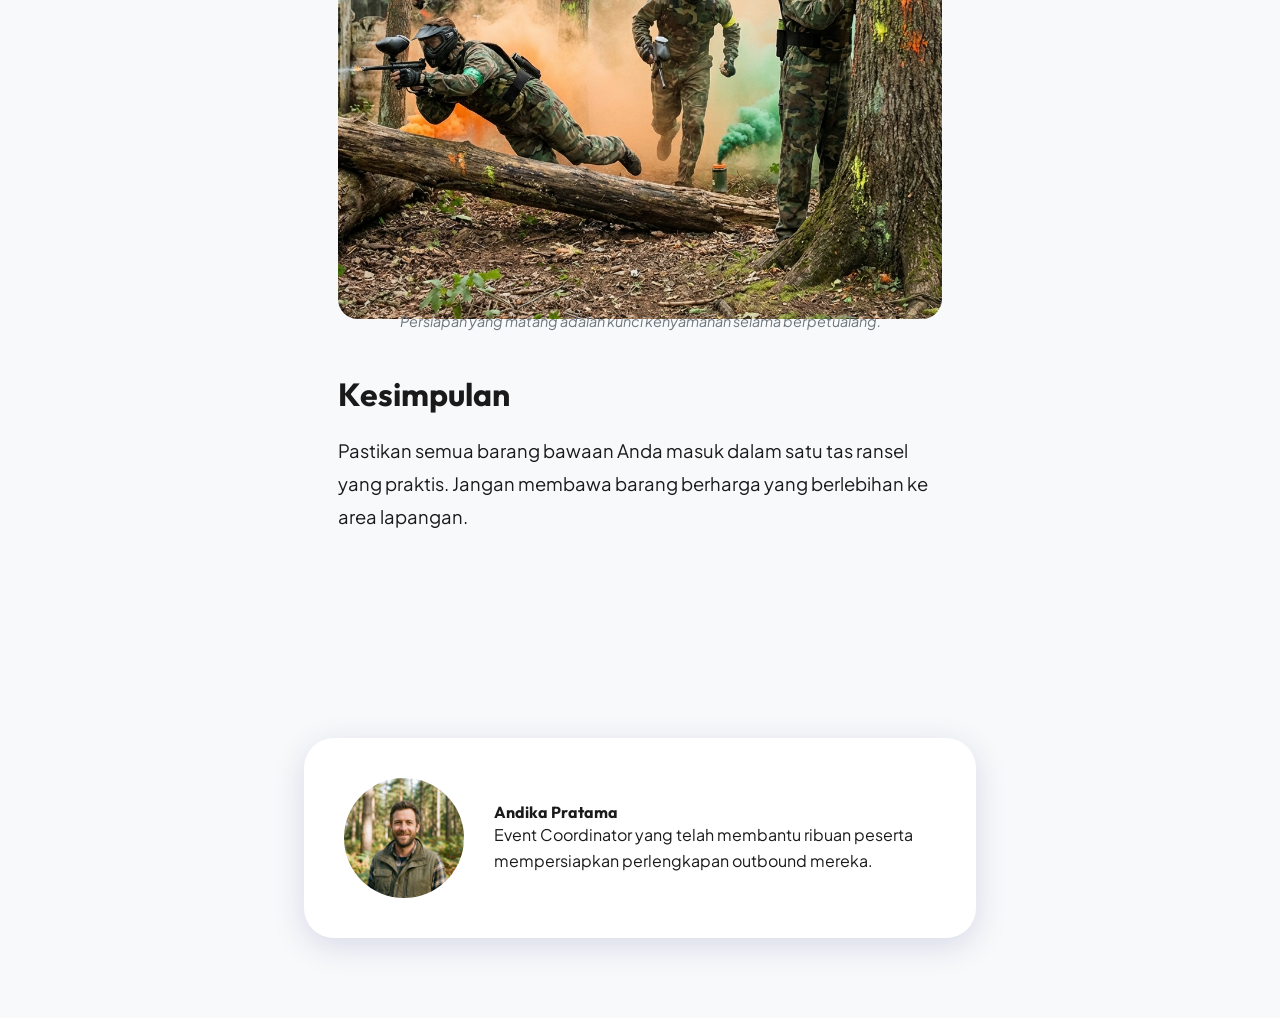
<file: blog/article-5.html>
<!DOCTYPE html>
<html lang="id">

<head>
    <meta charset="UTF-8">
    <meta name="viewport" content="width=device-width, initial-scale=1.0, maximum-scale=1.0, user-scalable=no">
    <title>Apa Saja yang Harus Dibawa Saat Kegiatan Outbound Seharian? | Outbound Batu</title>
    <link rel="stylesheet" href="../assets/css/style.css">
    <link rel="stylesheet" href="https://cdnjs.cloudflare.com/ajax/libs/font-awesome/6.0.0/css/all.min.css">
</head>

<body>
    <nav class="navbar scrolled">
        <div class="logo"><a href="../index.html"><img src="../assets/img/logo.png" alt="Logo"></a></div>
        <ul class="nav-links">
            <li><a href="../index.html">Beranda</a></li>
            <li><a href="../blog.html" class="active">Blog</a></li>
        </ul>
        <div class="mobile-menu-btn"><span></span><span></span><span></span></div>
    </nav>
    <header class="article-header">
        <div class="article-container"><span class="blog-card-meta">Pre-Event | 05 Februari 2024</span>
            <h1>Apa Saja yang Harus Dibawa Saat Kegiatan Outbound Seharian?</h1>
        </div>
    </header>
    <div class="article-hero-img"><img src="../assets/img/author.png" alt="Checklist"></div>
    <main class="article-container">
        <div class="toc-container">
            <div class="toc-header">
                <h4>Daftar Isi</h4><i class="fas fa-chevron-down"></i>
            </div>
            <div class="toc-list">
                <ul></ul>
            </div>
        </div>
        <section class="article-content">
            <p>Kegiatan outbound yang seru bisa berubah menjadi bencana jika Anda tidak membawa perlengkapan yang tepat.
                Terutama di Kota Batu yang cuacanya bisa berubah seketika dari panas terik menjadi hujan deras yang
                dingin.</p>
            <h2>Pakaian yang Nyaman dan Menyerap Keringat</h2>
            <p>Gunakan kaos berbahan <i>quick-dry</i> atau katun yang ringan. Hindari menggunakan baju berbahan jeans
                karena jika basah akan sangat berat dan menghambat pergerakan Anda selama simulasi permainan.</p>
            <div class="read-also">
                <h5>Baca Juga:</h5>
                <ul>
                    <li><a href="article-1.html">Manfaat Outbound</a></li>
                    <li><a href="article-2.html">Panduan Rafting</a></li>
                </ul>
            </div>
            <h2>Sepatu Olahraga dengan Grip Bagus</h2>
            <p>Medan outbound biasanya berupa rumput atau tanah yang mungkin licin. Sepatu olahraga dengan sol karet
                yang masih bagus sangat disarankan untuk menjaga keseimbangan dan keamanan Anda.</p>
            <div class="promo-gif"><img src="../assets/img/promo.png" alt="Promo"></div>
            <h2>Pakaian Ganti dan Alat Mandi</h2>
            <p>Banyak kegiatan outbound yang melibatkan air atau lumpur. Pastikan Anda membawa minimal satu set pakaian
                ganti lengkap beserta handuk kecil dan peralatan mandi pribadi.</p>
            <img src="../assets/img/activity-3.png" alt="Checklist" style="border-radius:20px;margin-bottom:20px;">
            <p class="image-caption">Persiapan yang matang adalah kunci kenyamanan selama berpetualang.</p>
            <h2>Kesimpulan</h2>
            <p>Pastikan semua barang bawaan Anda masuk dalam satu tas ransel yang praktis. Jangan membawa barang
                berharga yang berlebihan ke area lapangan.</p>
        </section>
        <section class="author-profile">
            <div class="author-img"><img src="../assets/img/author.png" alt="Author"></div>
            <div class="author-info">
                <h4>Andika Pratama</h4>
                <p>Event Coordinator yang telah membantu ribuan peserta mempersiapkan perlengkapan outbound mereka.</p>
            </div>
        </section>
    </main>
    <script src="../assets/js/main.js"></script>
</body>

</html>
</file>
<file: assets/css/style.css>
@import url('https://fonts.googleapis.com/css2?family=Outfit:wght@300;400;600;700;800&family=Plus+Jakarta+Sans:wght@300;400;500;600;700;800&display=swap');

:root {
    --primary: #2e7d32;
    --primary-light: #4caf50;
    --secondary: #ff9800;
    --secondary-dark: #f57c00;
    --accent: #fb8c00;
    --dark: #1a1a1a;
    --light: #f8f9fa;
    --white: #ffffff;
    --gray: #6c757d;
    --glass: rgba(255, 255, 255, 0.1);
    --glass-border: rgba(255, 255, 255, 0.2);
    --shadow: 0 8px 32px 0 rgba(31, 38, 135, 0.15);
    --transition: all 0.3s cubic-bezier(0.4, 0, 0.2, 1);
}

* {
    margin: 0;
    padding: 0;
    box-sizing: border-box;
    scroll-behavior: smooth;
}

body {
    font-family: 'Plus Jakarta Sans', sans-serif;
    line-height: 1.6;
    color: var(--dark);
    background-color: var(--light);
    overflow-x: hidden;
    width: 100%;
}

h1, h2, h3, h4, h5, h6 {
    font-family: 'Outfit', sans-serif;
    font-weight: 700;
    line-height: 1.2;
}

a {
    text-decoration: none;
    color: inherit;
    transition: var(--transition);
}

ul {
    list-style: none;
}

img {
    max-width: 100%;
    height: auto;
    display: block;
}

/* Navbar */
.navbar {
    position: fixed;
    top: 0;
    left: 0;
    width: 100%;
    z-index: 1000;
    padding: 1.5rem 5%;
    display: flex;
    justify-content: space-between;
    align-items: center;
    transition: var(--transition);
}

.navbar.scrolled {
    background: rgba(255, 255, 255, 0.82);
    backdrop-filter: blur(12px);
    -webkit-backdrop-filter: blur(12px);
    padding: 0.8rem 5%;
    box-shadow: 0 4px 10px rgba(0,0,0,0.05);
}

.logo img {
    height: 50px;
    width: auto;
}

.nav-links {
    display: flex;
    gap: 2.5rem;
}

.nav-links li a {
    font-weight: 600;
    font-size: 1rem;
    color: var(--dark);
    position: relative;
}

.nav-links li a::after {
    content: '';
    position: absolute;
    bottom: -5px;
    left: 0;
    width: 0;
    height: 2px;
    background: var(--primary);
    transition: var(--transition);
}

.nav-links li a:hover::after,
.nav-links li a.active::after {
    width: 100%;
}

.mobile-menu-btn {
    display: none;
    flex-direction: column;
    gap: 6px;
    cursor: pointer;
}

.mobile-menu-btn span {
    width: 30px;
    height: 3px;
    background-color: var(--dark);
    border-radius: 3px;
    transition: var(--transition);
}

/* Hero Section */
.hero {
    height: 100vh;
    width: 100%;
    position: relative;
    display: flex;
    align-items: center;
    justify-content: center;
    background-size: cover;
    background-position: center;
    background-repeat: no-repeat;
    color: var(--white);
    text-align: center;
    padding: 0 5%;
    overflow: hidden;
}

.hero::before {
    content: '';
    position: absolute;
    top: 0;
    left: 0;
    width: 100%;
    height: 100%;
    background: linear-gradient(to bottom, rgba(0,0,0,0.5), rgba(0,0,0,0.7));
}

.hero-content {
    position: relative;
    z-index: 10;
    max-width: 800px;
}

.hero-content h1 {
    font-size: clamp(2.5rem, 8vw, 4.5rem);
    margin-bottom: 1.5rem;
    line-height: 1.1;
    font-weight: 800;
}

.hero-content p {
    font-size: clamp(1rem, 3vw, 1.25rem);
    margin-bottom: 2.5rem;
    opacity: 0.9;
    max-width: 600px;
    margin-left: auto;
    margin-right: auto;
}

.btn {
    display: inline-block;
    padding: 1rem 2rem;
    border-radius: 50px;
    font-weight: 700;
    text-transform: uppercase;
    letter-spacing: 1px;
    transition: var(--transition);
    cursor: pointer;
}

.btn-primary {
    background: var(--primary);
    color: var(--white);
    border: none;
}

.btn-primary:hover {
    background: var(--primary-light);
    transform: translateY(-3px);
    box-shadow: 0 10px 20px rgba(46, 125, 50, 0.3);
}

/* Sections */
section {
    padding: 100px 5%;
}

.section-header {
    text-align: center;
    margin-bottom: 60px;
}

.section-header span {
    color: var(--primary);
    font-weight: 700;
    text-transform: uppercase;
    letter-spacing: 2px;
    font-size: 0.9rem;
}

.section-header h2 {
    font-size: clamp(2rem, 5vw, 3rem);
    margin-top: 10px;
}

/* Cards Overlay */
.activity-grid {
    display: grid;
    grid-template-columns: repeat(auto-fit, minmax(300px, 1fr));
    gap: 30px;
}

.activity-card {
    position: relative;
    border-radius: 20px;
    overflow: hidden;
    height: 400px;
    cursor: pointer;
}

.activity-card img {
    width: 100%;
    height: 100%;
    object-fit: cover;
    transition: var(--transition);
}

.activity-overlay {
    position: absolute;
    bottom: 0;
    left: 0;
    width: 100%;
    padding: 30px;
    background: linear-gradient(to top, rgba(0,0,0,0.8), transparent);
    color: var(--white);
    transition: var(--transition);
}

.activity-card:hover img {
    transform: scale(1.1);
}

.activity-card:hover .activity-overlay {
    padding-bottom: 40px;
}

/* Footer */
footer {
    background: var(--dark);
    color: var(--white);
    padding: 80px 5% 40px;
}

.footer-content {
    display: grid;
    grid-template-columns: repeat(auto-fit, minmax(200px, 1fr));
    gap: 50px;
    margin-bottom: 50px;
}

.footer-logo img {
    height: 50px;
    margin-bottom: 20px;
}

.footer-links h4 {
    margin-bottom: 25px;
    font-size: 1.2rem;
}

.footer-links ul li {
    margin-bottom: 15px;
}

.footer-links ul li a:hover {
    color: var(--primary-light);
    padding-left: 5px;
}

.footer-bottom {
    text-align: center;
    padding-top: 40px;
    border-top: 1px solid rgba(255, 255, 255, 0.1);
    font-size: 0.9rem;
    opacity: 0.7;
}

/* Floating Actions */
.floating-container {
    position: fixed;
    bottom: 30px;
    right: 30px;
    z-index: 1000;
    display: flex;
    flex-direction: column;
    gap: 15px;
}

.floating-btn {
    width: 60px;
    height: 60px;
    border-radius: 50%;
    display: flex;
    align-items: center;
    justify-content: center;
    box-shadow: 0 10px 25px rgba(0,0,0,0.2);
    transition: var(--transition);
    cursor: pointer;
}

.wa-btn {
    background: #25d366;
}

.up-btn {
    background: var(--primary);
    transform: translateY(100px);
    opacity: 0;
}

.up-btn.show {
    transform: translateY(0);
    opacity: 1;
}

.floating-btn:hover {
    transform: scale(1.1) translateY(-5px);
}

.floating-btn i {
    font-size: 30px;
    color: var(--white);
}

/* Blog List */
.blog-grid {
    display: grid;
    grid-template-columns: repeat(auto-fit, minmax(350px, 1fr));
    gap: 40px;
}

.blog-card {
    background: var(--white);
    border-radius: 20px;
    overflow: hidden;
    box-shadow: 0 10px 30px rgba(0,0,0,0.05);
    transition: var(--transition);
}

.blog-card:hover {
    transform: translateY(-10px);
    box-shadow: 0 20px 40px rgba(0,0,0,0.1);
}

.blog-card-img {
    height: 250px;
    overflow: hidden;
}

.blog-card-img img {
    width: 100%;
    height: 100%;
    object-fit: cover;
    transition: var(--transition);
}

.blog-card:hover .blog-card-img img {
    transform: scale(1.1);
}

.blog-card-content {
    padding: 30px;
}

.blog-card-meta {
    font-size: 0.85rem;
    color: var(--primary);
    font-weight: 700;
    margin-bottom: 10px;
    display: block;
}

.blog-card-content h3 {
    margin-bottom: 15px;
    font-size: 1.5rem;
}

.blog-card-content p {
    color: var(--gray);
    font-size: 0.95rem;
    margin-bottom: 20px;
}

/* Article Detail */
.article-header {
    padding-top: 180px;
    padding-bottom: 60px;
    text-align: center;
}

.article-hero-img {
    width: 100%;
    max-width: 1000px;
    height: 500px;
    margin: 0 auto 40px;
    border-radius: 30px;
    overflow: hidden;
    box-shadow: var(--shadow);
}

.article-hero-img img {
    width: 100%;
    height: 100%;
    object-fit: cover;
}

.image-caption {
    text-align: center;
    font-style: italic;
    color: var(--gray);
    margin-top: -30px;
    margin-bottom: 40px;
    font-size: 0.9rem;
}

.article-container {
    max-width: 800px;
    margin: 0 auto;
    padding: 0 5%;
}

.article-content {
    font-size: 1.15rem;
    line-height: 1.8;
}

.article-content h2 {
    margin: 40px 0 20px;
    font-size: 2rem;
}

.article-content h3 {
    margin: 30px 0 15px;
    font-size: 1.6rem;
}

.article-content p {
    margin-bottom: 25px;
}

.toc-container {
    background: var(--white);
    padding: 30px;
    border-radius: 20px;
    margin: 40px 0;
    border-left: 5px solid var(--primary);
    box-shadow: var(--shadow);
}

.toc-header {
    display: flex;
    justify-content: space-between;
    align-items: center;
    cursor: pointer;
    margin-bottom: 0;
}

.toc-header h4 {
    margin: 0;
}

.toc-list {
    margin-top: 20px;
    display: block;
}

.toc-list.hidden {
    display: none;
}

.toc-list ul {
    list-style: none;
    padding-left: 10px;
}

.toc-list ul li {
    margin-bottom: 12px;
}

.toc-list ul li a {
    color: var(--primary);
    font-weight: 500;
}

.toc-list ul li ul {
    margin-top: 10px;
    padding-left: 20px;
}

blockquote {
    background: #f1f8e9;
    padding: 40px;
    border-radius: 0 30px 30px 0;
    border-left: 8px solid var(--primary);
    font-style: italic;
    font-size: 1.3rem;
    margin: 40px 0;
    position: relative;
}

.promo-gif {
    width: 100%;
    margin: 40px 0;
    border-radius: 20px;
    overflow: hidden;
}

.faq-container {
    margin: 60px 0;
}

.faq-item {
    background: var(--white);
    margin-bottom: 15px;
    border-radius: 15px;
    overflow: hidden;
    box-shadow: 0 4px 15px rgba(0,0,0,0.05);
}

.faq-question {
    padding: 20px 30px;
    cursor: pointer;
    background: var(--white);
    display: flex;
    justify-content: space-between;
    align-items: center;
    font-weight: 700;
}

.faq-answer {
    padding: 0 30px;
    max-height: 0;
    overflow: hidden;
    transition: var(--transition);
    background: #fafafa;
}

.faq-item.active .faq-answer {
    padding: 20px 30px;
    max-height: 1000px;
}

.author-profile {
    display: flex;
    align-items: center;
    gap: 30px;
    padding: 40px;
    background: var(--white);
    border-radius: 30px;
    margin: 80px 0;
    box-shadow: var(--shadow);
}

.author-img {
    width: 120px;
    height: 120px;
    border-radius: 50%;
    overflow: hidden;
    flex-shrink: 0;
}

.author-img img {
    width: 100%;
    height: 100%;
    object-fit: cover;
}

.share-buttons {
    display: flex;
    gap: 15px;
    margin: 60px 0;
    justify-content: center;
    flex-wrap: wrap;
}

.share-btn {
    padding: 12px 25px;
    border-radius: 50px;
    color: var(--white);
    font-weight: 700;
    display: flex;
    align-items: center;
    gap: 10px;
    font-size: 0.9rem;
}

.share-wa { background: #25d366; }
.share-fb { background: #1877f2; }
.share-tw { background: #1da1f2; }

/* Read Also (Baca Juga) */
.read-also {
    background: #f9f9f9;
    padding: 25px;
    border-radius: 15px;
    margin: 30px 0;
    border-right: 4px solid var(--secondary);
}

.read-also h5 {
    color: var(--secondary-dark);
    margin-bottom: 15px;
    font-size: 1.1rem;
}

.read-also ul li {
    margin-bottom: 10px;
}

.read-also ul li a {
    color: var(--primary);
    font-weight: 600;
}

/* Animations */
@keyframes fadeInUp {
    from {
        opacity: 0;
        transform: translateY(30px);
    }
    to {
        opacity: 1;
        transform: translateY(0);
    }
}

.reveal {
    opacity: 0;
    animation: fadeInUp 0.8s forwards;
}

/* Mobile Responsive */
@media (max-width: 992px) {
    .nav-links {
        position: fixed;
        top: 0;
        right: -100%;
        width: 80%;
        height: 100vh;
        background: var(--white);
        flex-direction: column;
        justify-content: center;
        align-items: center;
        transition: 0.5s;
        z-index: 999;
        box-shadow: -10px 0 30px rgba(0,0,0,0.1);
    }

    .nav-links.active {
        right: 0;
    }

    .mobile-menu-btn {
        display: flex;
        z-index: 1000;
    }

    .mobile-menu-btn.active span:nth-child(1) {
        transform: rotate(45deg) translate(7px, 7px);
    }

    .mobile-menu-btn.active span:nth-child(2) {
        opacity: 0;
    }

    .mobile-menu-btn.active span:nth-child(3) {
        transform: rotate(-45deg) translate(6px, -6px);
    }

    section {
        padding: 60px 5%;
    }

    .hero-content h1 {
        font-size: 3rem;
    }
}

@media (max-width: 576px) {
    .hero-content h1 {
        font-size: 2.2rem;
    }

    .floating-container {
        bottom: 20px;
        right: 20px;
    }

    .floating-btn {
        width: 50px;
        height: 50px;
    }

    .floating-btn i {
        font-size: 24px;
    }

    .author-profile {
        flex-direction: column;
        text-align: center;
        padding: 30px 20px;
    }

    .article-hero-img {
        height: 300px;
        border-radius: 20px;
    }
}
</file>
